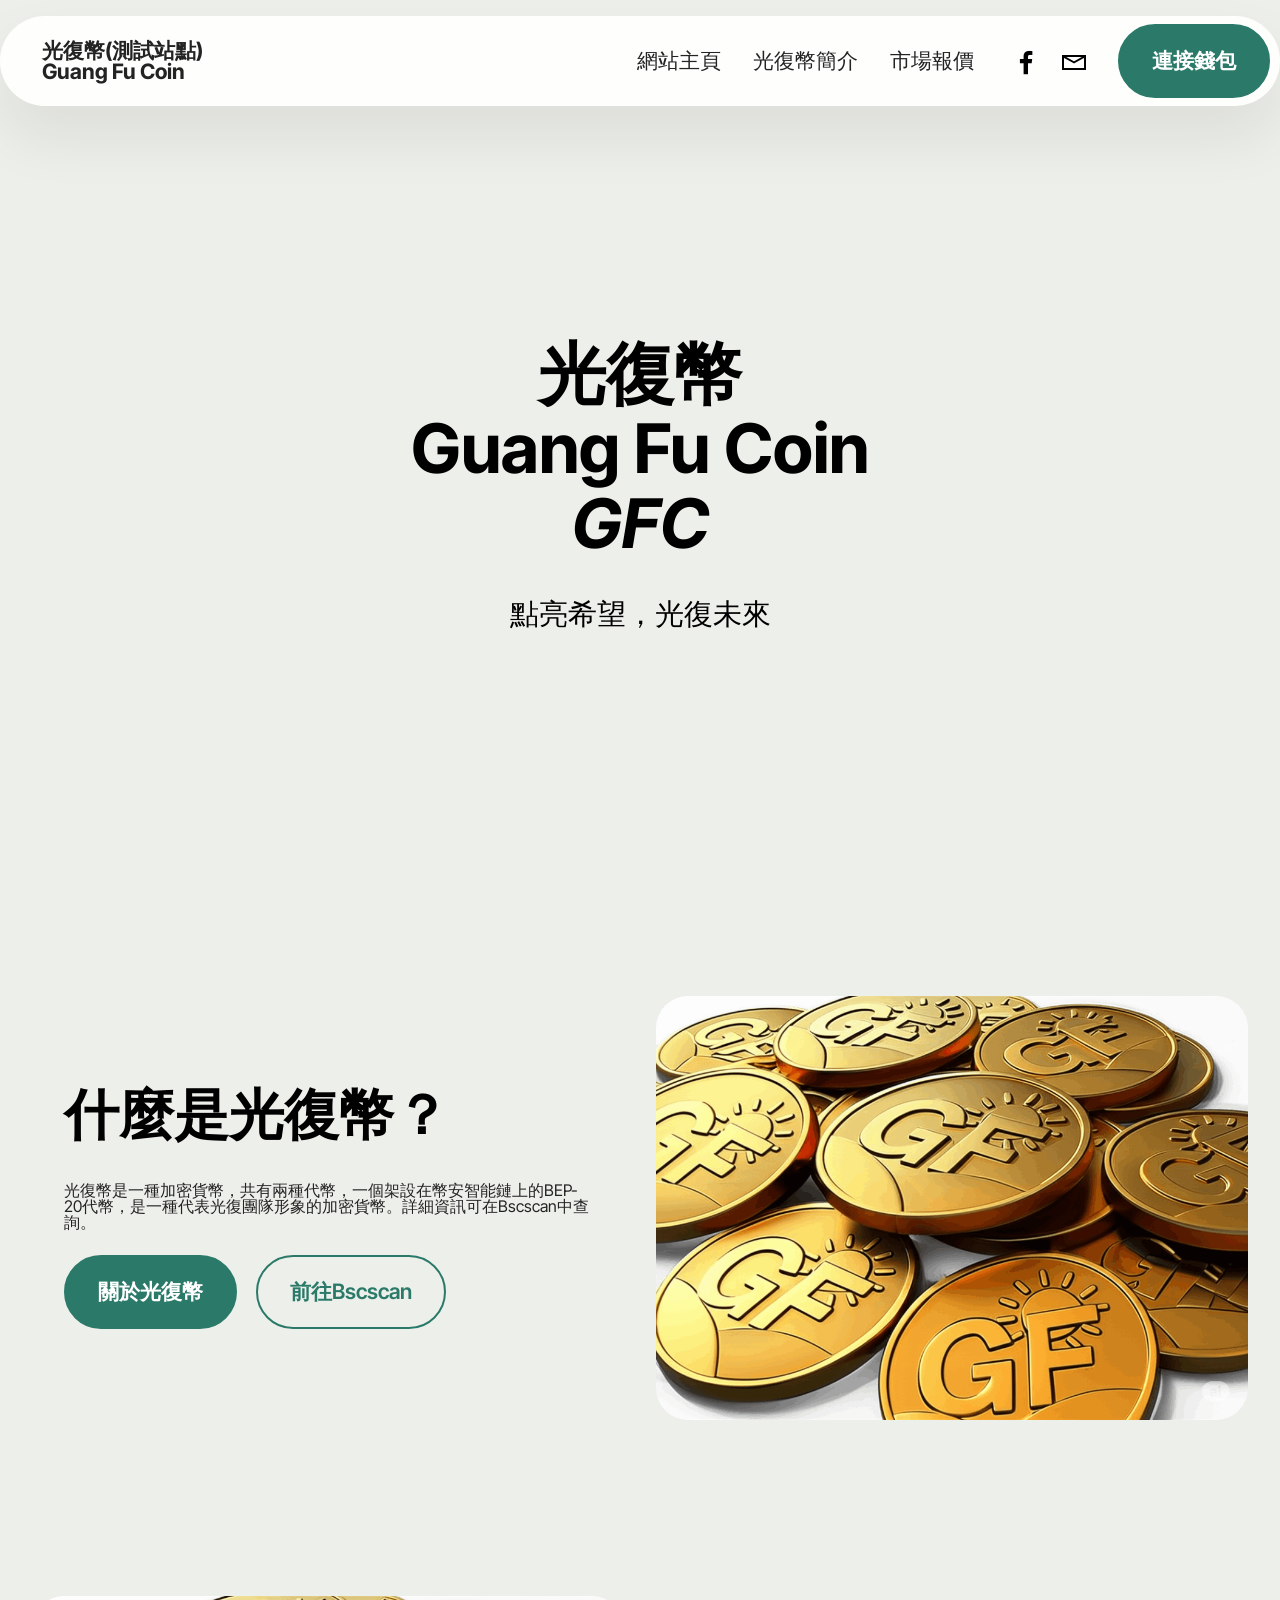
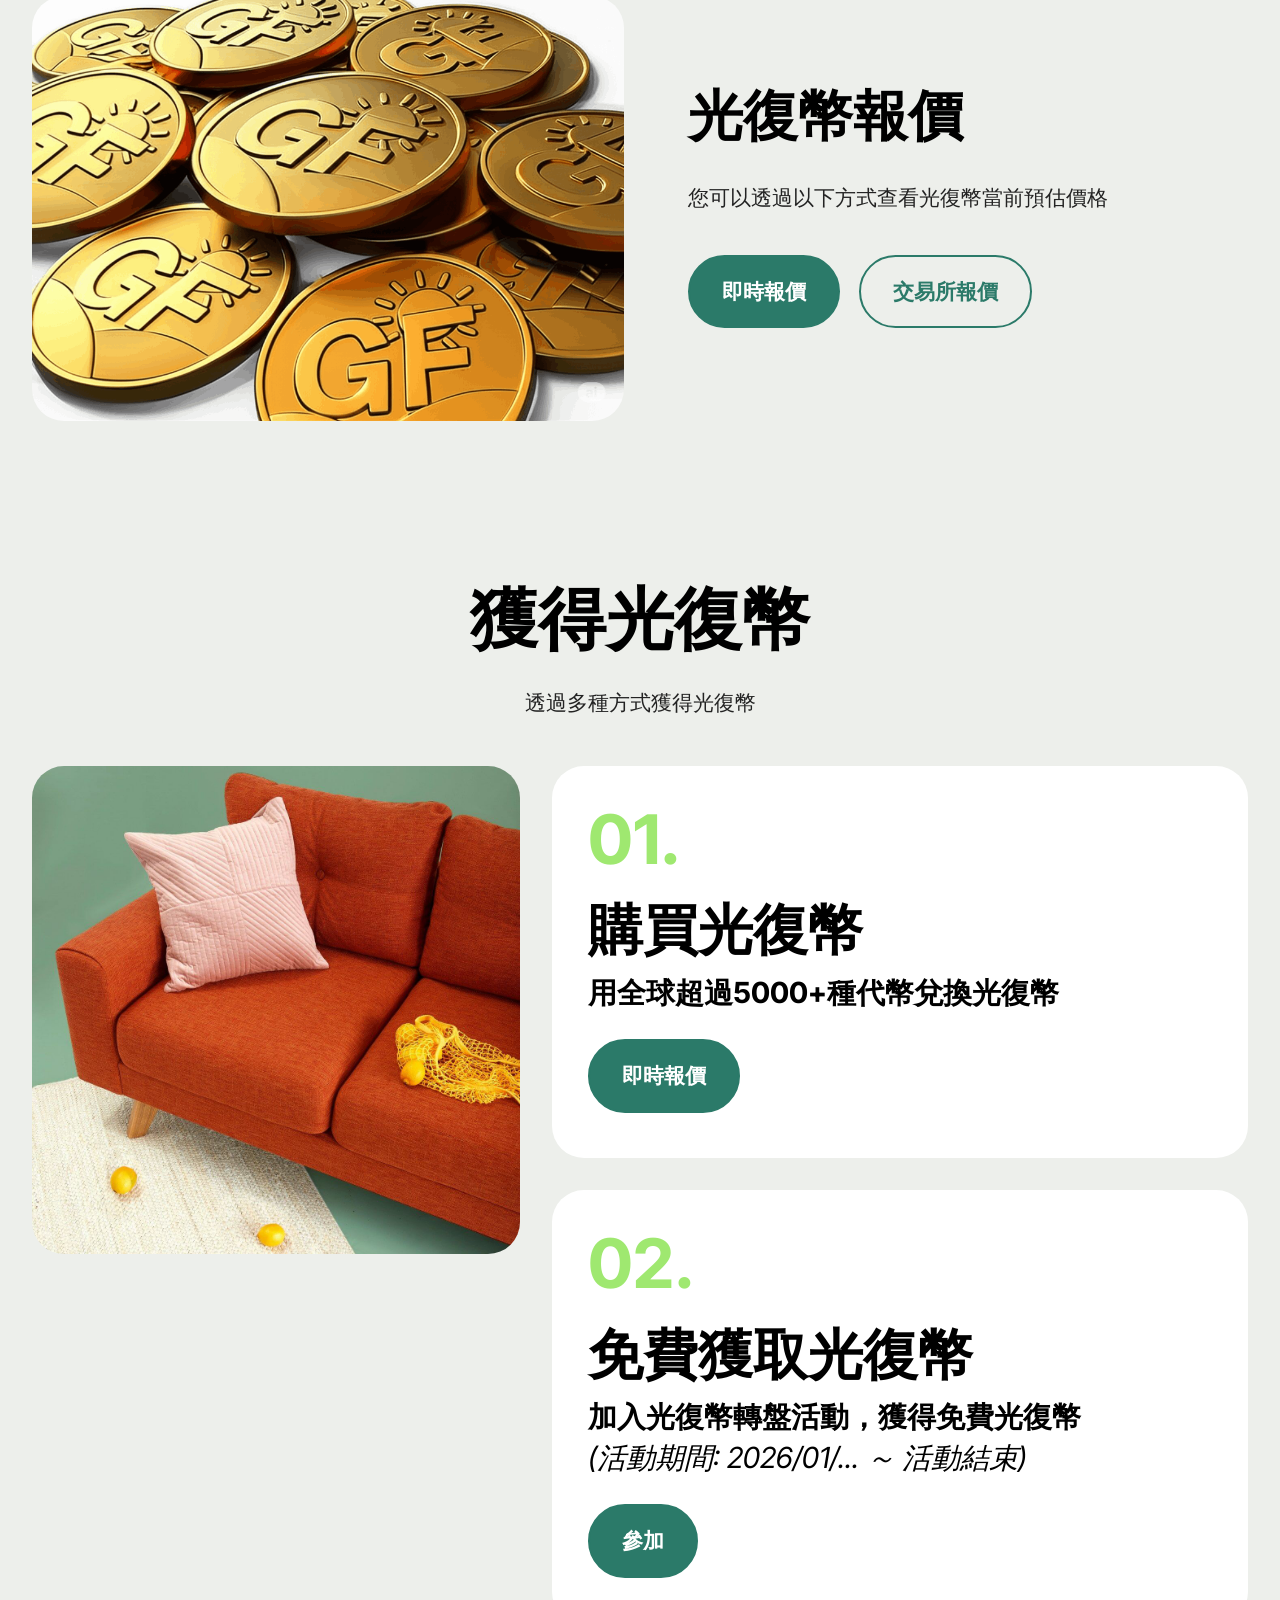
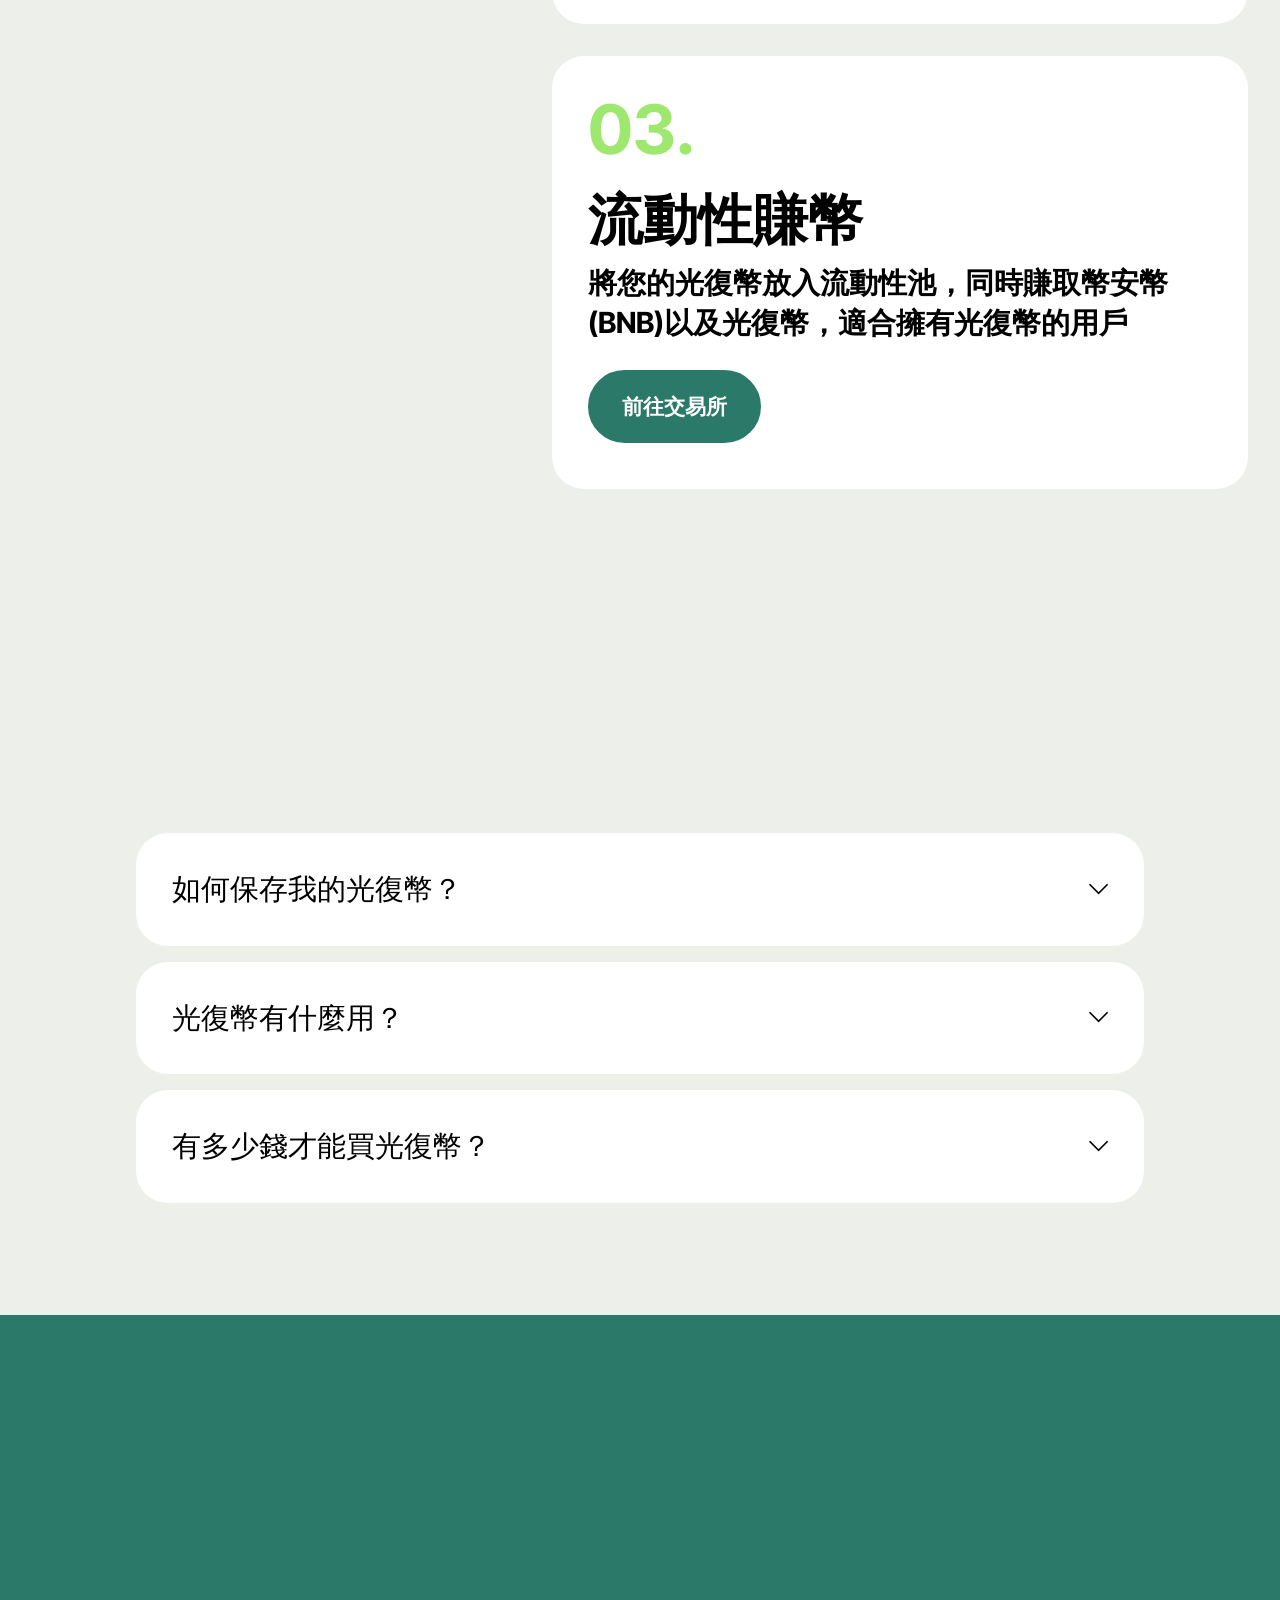
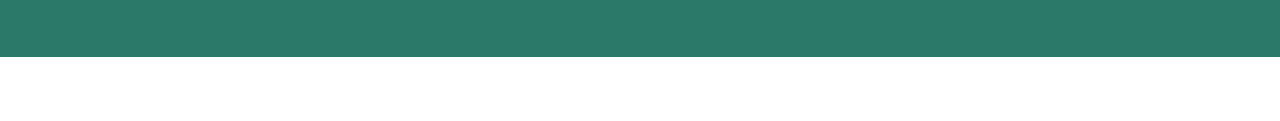
<file: index.html>
<html class="desktop mbr-site-loaded" style=""><head>
  <!-- Site made with Mobirise Website Builder v6.0.5, https://mobirise.com -->
  <meta name="description" content="一種新興、自由度高的加密貨幣，目前還有偉大藍圖。\n A new, highly flexible cryptocurrency with a grand vision.">
  <meta name="keywords" content="加密貨幣, 光復幣, 虛擬貨幣, cryptocurrency, guang fu coin">
  <meta name="author" content="GFC Organization">
  <meta charset="UTF-8">
  <meta http-equiv="X-UA-Compatible" content="IE=edge">
  <meta name="generator" content="Mobirise v6.0.5, mobirise.com">
  <meta name="viewport" content="width=device-width, initial-scale=1, minimum-scale=1">
  <link rel="shortcut icon" href="assets/images/logo.png" type="image/x-icon">
  
  
  <title>Guang Fu Coin 光復幣</title>
  <link rel="stylesheet" href="assets/web/assets/mobirise-icons2/mobirise2.css">
  <link rel="stylesheet" href="assets/bootstrap/css/bootstrap.min.css">
  <link rel="stylesheet" href="assets/bootstrap/css/bootstrap-grid.min.css">
  <link rel="stylesheet" href="assets/bootstrap/css/bootstrap-reboot.min.css">
  <link rel="stylesheet" href="assets/animatecss/animate.css">
  <link rel="stylesheet" href="assets/dropdown/css/style.css">
  <link rel="stylesheet" href="assets/socicon/css/styles.css">
  <link rel="stylesheet" href="assets/theme/css/style.css">
  <link rel="stylesheet" href="https://fonts.googleapis.com/css?family=Inter+Tight:100,200,300,400,500,600,700,800,900,100i,200i,300i,400i,500i,600i,700i,800i,900i&amp;display=swap" as="style" onload="this.onload=null;this.rel='stylesheet'">
  <noscript><link rel="stylesheet" href="https://fonts.googleapis.com/css?family=Inter+Tight:100,200,300,400,500,600,700,800,900,100i,200i,300i,400i,500i,600i,700i,800i,900i&display=swap"></noscript>
  <link rel="preload" as="style" href="assets/mobirise/css/mbr-additional.css?v=2tKjSu"><link rel="stylesheet" href="assets/mobirise/css/mbr-additional.css?v=2tKjSu" type="text/css">

  
  
  
  
	<!-- Open Graph for social sharing -->
    <meta property="og:title" content="光復幣 Guang Fu Coin">
    <meta property="og:description" content="一種新興、自由度高的加密貨幣，目前還有偉大藍圖。">
    <meta property="og:image" content="https://guangfucoin.github.io/images/logo.jpg">
    <meta property="og:url" content="https://guangfucoin.github.io">
	
</head>
<body style="z-index: 0"><section id="top-1" style="display: none;"><a href="https://mobirise.com/builder/ai-website-generator.html" class="animate__animated animate__delay-1s animate__fadeIn">Best AI Website Generator</a> Mobirise v6.0.5 <a href="https://mobirise.com/how-to/small-business.html" class="animate__animated animate__delay-1s animate__fadeIn">How to Create Website for Small Business</a></section>
  
  <section data-bs-version="5.1" class="menu menu2 cid-tJS6tZXiPa" once="menu" id="menu02-0">
	

	<nav class="navbar navbar-dropdown navbar-fixed-top navbar-expand-lg navbar-short">
		<div class="container">
			<div class="navbar-brand">
				
				<span class="navbar-caption-wrap"><a class="navbar-caption text-black text-primary display-4" href="https://www.guangfucoin.dpdns.org">光復幣(測試站點)<br>Guang Fu Coin</a></span>
			</div>
			<button class="navbar-toggler" type="button" data-toggle="collapse" data-bs-toggle="collapse" data-target="#navbarSupportedContent" data-bs-target="#navbarSupportedContent" aria-controls="navbarNavAltMarkup" aria-expanded="false" aria-label="Toggle navigation">
				<div class="hamburger">
					<span></span>
					<span></span>
					<span></span>
					<span></span>
				</div>
			</button>
			<div class="collapse navbar-collapse" id="navbarSupportedContent">
				<ul class="navbar-nav nav-dropdown" data-app-modern-menu="true"><li class="nav-item">
						<a class="nav-link link text-black text-primary display-4" href="https://www.guangfucoin.dpdns.org">網站主頁</a>
					</li><li class="nav-item"><a class="nav-link link text-black text-primary display-4" href="https://www.guangfucoin.dpdns.org/about">光復幣簡介</a></li><li class="nav-item"><a class="nav-link link text-black text-primary display-4" href="https://apespace.io/bsc/0x7bbb67902fd57d855d1a81b16cafc5181b6724a3" target="_blank">市場報價</a></li></ul>
				<div class="icons-menu">
					<a class="iconfont-wrapper" href="https://www.facebook.com/people/Guang-Fu-Coin/61576558019347/#" target="_blank">
						<span class="p-2 mbr-iconfont socicon-facebook socicon"></span>
					</a>
					<a class="iconfont-wrapper" href="mailto:gfhsclass@gmail.com">
						<span class="p-2 mbr-iconfont mobi-mbri-letter mobi-mbri"></span>
					</a>
					
					
				</div>
				<div class="navbar-buttons mbr-section-btn"><a class="btn btn-primary display-4" href="https://guangfucoin.dpdns.org/mywallet">連接錢包</a></div>
			</div>
		</div>
	</nav>
</section>

<section data-bs-version="5.1" class="header5 cid-tJS6uM4N87 mbr-fullscreen" id="header05-1">
	

	
	
	
	<div class="align-center container-fluid">
		<div class="row justify-content-center">
			<div class="col-md-12 col-lg-9">
				<h1 class="mbr-section-title mbr-fonts-style mb-4 display-1 animate__animated animate__delay-1s animate__fadeIn"><strong><br></strong><br><strong>光復幣</strong><br><strong>Guang Fu Coin</strong><br><em style="" class="animate__animated animate__delay-1s animate__fadeIn"><strong>GFC</strong></em></h1>
				<p class="mbr-text mbr-fonts-style mb-4 display-5 animate__animated animate__delay-1s animate__fadeIn">點亮希望，光復未來<br></p>
				
			</div>
		</div>
		<div class="row mt-5 justify-content-center">
			
		</div>
	</div>
</section>

<section data-bs-version="5.1" class="header1 cid-uMdp13I5J5" id="header01-4d">
	

	
	

	<div class="container-fluid">
		<div class="row justify-content-center">
			<div class="col-12 col-md-12 col-lg-6 image-wrapper">
				<img class="w-100 animate__animated animate__delay-1s animate__fadeIn" src="assets/images/gemini-generated-image-tygjmxtygjmxtygj-975x699.png" alt="Mobirise Website Builder">
			</div>
			<div class="col-12 col-lg col-md-12">
				<div class="text-wrapper align-left">
					<h1 class="mbr-section-title mbr-fonts-style mb-4 display-2 animate__animated animate__delay-1s animate__fadeIn"><strong>什麼是光復幣？</strong></h1>
					<p class="mbr-text mbr-fonts-style mb-4 display-7 animate__animated animate__delay-1s animate__fadeIn"></p><p class="animate__animated animate__delay-1s animate__fadeIn">
						光復幣是一種加密貨幣，共有兩種代幣，一個架設在幣安智能鏈上的BEP-20代幣，是一種代表光復團隊形象的加密貨幣。詳細資訊可在Bscscan中查詢。</p><p class="animate__animated animate__delay-1s animate__fadeIn"></p>
					<div class="mbr-section-btn mt-3"><a class="btn btn-primary display-7 animate__animated animate__delay-1s animate__fadeIn" href="https://guangfucoin.dpdns.org/about" target="_blank">關於光復幣</a> <a class="btn btn-primary-outline display-7 animate__animated animate__delay-1s animate__fadeIn" href="https://bscscan.com/token/0x7bbB67902Fd57d855D1a81b16CAFc5181B6724a3" target="_blank">前往Bscscan</a></div>
				</div>
			</div>
		</div>
	</div>
</section>

<section data-bs-version="5.1" class="header1 cid-v7kVrz3Jo9" id="header01-5s">
	

	
	

	<div class="container-fluid">
		<div class="row justify-content-center">
			<div class="col-12 col-md-12 col-lg-6 image-wrapper">
				<img class="w-100 animate__animated animate__delay-1s animate__fadeIn" src="assets/images/gemini-generated-image-tygjmxtygjmxtygj-975x699.png" alt="Mobirise Website Builder">
			</div>
			<div class="col-12 col-lg col-md-12">
				<div class="text-wrapper align-left">
					<h1 class="mbr-section-title mbr-fonts-style mb-4 display-2 animate__animated animate__delay-1s animate__fadeIn"><strong>光復幣報價</strong></h1>
					<p class="mbr-text mbr-fonts-style mb-4 display-7 animate__animated animate__delay-1s animate__fadeIn">您可以透過以下方式查看光復幣當前預估價格</p><p class="animate__animated animate__delay-1s animate__fadeIn"></p><p class="animate__animated animate__delay-1s animate__fadeIn"></p>
					<div class="mbr-section-btn mt-3"><a class="btn btn-primary display-7 animate__animated animate__delay-1s animate__fadeIn" href="https://charts.guangfucoin.dpdns.org" target="_blank">即時報價</a> <a class="btn btn-primary-outline display-7 animate__animated animate__delay-1s animate__fadeIn" href="https://coinmarketcap.com/dexscan/zh-tw/arbitrum/0x545cf2ecc64a4f070118960c3686d0e519005d9a/" target="_blank">交易所報價</a></div>
				</div>
			</div>
		</div>
	</div>
</section>

<section data-bs-version="5.1" class="features028 cid-v7iBBcdFzB" id="features028-5j">
	

	
	
	<div class="container">
		<div class="row justify-content-center">
			<div class="col-md-12 content-head mb-5">
				<h1 class="mbr-section-title mbr-fonts-style mb-0 display-1 animate__animated animate__delay-1s animate__fadeIn"><strong>獲得光復幣</strong></h1>
				<p class="mbr-text mbr-fonts-style mt-4 mb-0 display-7 animate__animated animate__delay-1s animate__fadeIn">透過多種方式獲得光復幣</p>
			</div>
		</div>


		<div class="row justify-content-center  blockContent">

			<div class="col-12 col-lg">


				<div class="item features-without-image col-12 col-md-12 col-lg-12 active animate__animated animate__delay-1s animate__fadeIn">
					<div class="item-wrapper">
						<div class="item-content">
							<h5 class="mbr-card-title mbr-fonts-style mt-0 mb-3 mbr-number display-1"><strong>01.</strong></h5>
							<h4 class="card-title mbr-fonts-style display-2"><strong>購買光復幣</strong></h4>
							<p class="card-text mbr-fonts-style mt-0 mb-0 display-5"><strong>用全球超過5000+種代幣兌換光復幣</strong></p>
							<div class="mbr-section-btn item-footer mt-3"><a href="" class="btn item-btn btn-primary display-7">即時報價</a></div>
						</div>

					</div>
				</div><div class="item features-without-image col-12 col-md-12 col-lg-12 animate__animated animate__delay-1s animate__fadeIn">
					<div class="item-wrapper">
						<div class="item-content">
							<h5 class="mbr-card-title mbr-fonts-style mt-0 mb-3 mbr-number display-1"><strong>02.</strong></h5>
							<h4 class="card-title mbr-fonts-style display-2"><strong>免費獲取光復幣</strong></h4>
							<p class="card-text mbr-fonts-style mt-0 mb-0 display-5"><strong>加入光復幣轉盤活動，獲得免費光復幣</strong><br><em>(活動期間: 2026/01/...&nbsp;～ 活動結束)</em></p>
							<div class="mbr-section-btn item-footer mt-3"><a href="https://guangfucoin.dpdns.org/join" class="btn item-btn btn-primary display-7">參加</a></div>
						</div>

					</div>
				</div><div class="item features-without-image col-12 col-md-12 col-lg-12 animate__animated animate__delay-1s animate__fadeIn">
					<div class="item-wrapper">
						<div class="item-content">
							<h5 class="mbr-card-title mbr-fonts-style mt-0 mb-3 mbr-number display-1"><strong>03.</strong></h5>
							<h4 class="card-title mbr-fonts-style display-2"><strong>流動性賺幣</strong></h4>
							<p class="card-text mbr-fonts-style mt-0 mb-0 display-5"><strong>將您的光復幣放入流動性池，同時賺取幣安幣(BNB)以及光復幣，適合擁有光復幣的用戶</strong><br></p>
							<div class="mbr-section-btn item-footer mt-3"><a href="https://guangfucoin.dpdns.org/none-page.html" class="btn item-btn btn-primary display-7">前往交易所</a></div>
						</div>

					</div>
				</div>
				
				
			</div>
			<div class="col-12 col-lg-5">
				<div class="image-wrapper">
					<img class="w-100 animate__animated animate__delay-1s animate__fadeIn" src="assets/images/gallery01.jpg" alt="Mobirise Website Builder">
				</div>
			</div>
		</div>
	</div>
</section>

<section data-bs-version="5.1" class="list1 cid-v7kD3ggISK" id="list01-5r">	
    
	
	<div class="container">
		<div class="row justify-content-center">
			<div class="col-12 col-md-12 col-lg-10 m-auto">
				<div class="content">
					<div class="row justify-content-center mb-5">
						<div class="col-12 content-head">
							<div class="mbr-section-head">
								<h4 class="mbr-section-title mbr-fonts-style align-center mb-0 display-2 hidden animate__animated animate__delay-1s"><strong>遇到問題？</strong></h4>
								
							</div>
						</div>
					</div>
					<div id="bootstrap-accordion_13" class="panel-group accordionStyles accordion" role="tablist" aria-multiselectable="true">
						<div class="card">
							<div class="card-header" role="tab" id="headingOne">
								<a role="button" class="panel-title collapsed" data-toggle="collapse" data-bs-toggle="collapse" data-core="" href="#collapse1_13" aria-expanded="false" aria-controls="collapse1">
									<h6 class="panel-title-edit mbr-semibold mbr-fonts-style mb-0 display-5">如何保存我的光復幣？</h6>
									<span class="sign mbr-iconfont mobi-mbri-arrow-down"></span>
								</a>
							</div>
							<div id="collapse1_13" class="panel-collapse noScroll collapse" role="tabpanel" aria-labelledby="headingOne" data-parent="#accordion" data-bs-parent="#bootstrap-accordion_13">
								<div class="panel-body">
									<p class="mbr-fonts-style panel-text display-7">保存加密貨幣通常會透過加密貨幣錢包，支援光復幣的錢包有許多種，常見的有Trust Wallet和Metamask，兩者皆能保存光復幣，您可以照您的需求挑選。</p>
								</div>
							</div>
						</div>
						<div class="card">
							<div class="card-header" role="tab" id="headingOne">
								<a role="button" class="panel-title collapsed" data-toggle="collapse" data-bs-toggle="collapse" data-core="" href="#collapse2_13" aria-expanded="false" aria-controls="collapse2">
									<h6 class="panel-title-edit mbr-semibold mbr-fonts-style mb-0 display-5">
										光復幣有什麼用？</h6>
									<span class="sign mbr-iconfont mobi-mbri-arrow-down"></span>
								</a>
							</div>
							<div id="collapse2_13" class="panel-collapse noScroll collapse" role="tabpanel" aria-labelledby="headingOne" data-parent="#accordion" data-bs-parent="#bootstrap-accordion_13">
								<div class="panel-body">
									<p class="mbr-fonts-style panel-text display-7">光復幣是一款本質上類似於迷因幣的代幣，能進行普遍bsc代幣的所有基本操作，例如交易、轉帳、收款、保存等。光復幣也是代表整個光復團隊的貨幣，未來將推出各種空投、活動等。預計在2026年7月將光復幣由目前的bsc鏈移至自製鏈，將會發行更多的功能。</p>
								</div>
							</div>
						</div>
						<div class="card">
							<div class="card-header" role="tab" id="headingOne">
								<a role="button" class="panel-title collapsed" data-toggle="collapse" data-bs-toggle="collapse" data-core="" href="#collapse3_13" aria-expanded="false" aria-controls="collapse3">
									<h6 class="panel-title-edit mbr-semibold mbr-fonts-style mb-0 display-5">有多少錢才能買光復幣？</h6>
									<span class="sign mbr-iconfont mobi-mbri-arrow-down"></span>
								</a>
							</div>
							<div id="collapse3_13" class="panel-collapse noScroll collapse" role="tabpanel" aria-labelledby="headingOne" data-parent="#accordion" data-bs-parent="#bootstrap-accordion_13">
								<div class="panel-body">
									<p class="mbr-fonts-style panel-text display-7">事實上，您甚至只需要不到一分錢就能購買光復幣，只需要一點錢變能加入光復幣。</p>
								</div>
							</div>
						</div>
						
						
						
					</div>
				</div>
			</div>
		</div>
	</div>
</section>

<section data-bs-version="5.1" class="footer1 programm5 cid-tJS9NNcTLZ" once="footers" id="footer03-8">

        

    

    <div class="container">
        <div class="row">

            

            <div class="col-12">
                <div class="social-row">
                    <div class="soc-item">
                        <a href="https://www.facebook.com/people/Guang-Fu-Coin/61576558019347/#" target="_blank" class="hidden animate__animated animate__delay-1s">
                            <span class="mbr-iconfont display-7 socicon-facebook socicon"></span>
                        </a>
                    </div>
                    <div class="soc-item">
                        <a href="https://www.youtube.com/@GuangFuCoin" target="_blank" class="hidden animate__animated animate__delay-1s">
                            <span class="mbr-iconfont socicon-youtube socicon"></span>
                        </a>
                    </div>
                    
                    
                    
                </div>
            </div>
            <div class="col-12 mt-5">
                <p class="mbr-fonts-style copyright display-7 hidden animate__animated animate__delay-1s">
                    © Copyright 2025 Guang Fu Company - All Rights Reserved
                </p>
            </div>
        </div>
    </div>
</section><section class="display-7" style="padding: 0;align-items: center;justify-content: center;flex-wrap: wrap;    align-content: center;display: flex;position: relative;height: 4rem;"><a href="https://mobiri.se/" style="flex: 1 1;height: 4rem;position: absolute;width: 100%;z-index: 1;" class="hidden animate__animated animate__delay-1s"><img alt="" style="height: 4rem;" src="[data-uri]"></a><p style="margin: 0;text-align: center;" class="display-7 hidden animate__animated animate__delay-1s">&zwnj;</p><a style="z-index:1" href="https://mobirise.com/builder/ai-website-generator.html" class="hidden animate__animated animate__delay-1s">AI Website Generator</a></section><script src="assets/bootstrap/js/bootstrap.bundle.min.js"></script>  <script src="assets/smoothscroll/smooth-scroll.js"></script>  <script src="assets/ytplayer/index.js"></script>  <script src="assets/dropdown/js/navbar-dropdown.js"></script>  <script src="assets/mbr-switch-arrow/mbr-switch-arrow.js"></script>  <script src="assets/theme/js/script.js"></script>  
  
  
  
  <script defer="" src="https://static.cloudflareinsights.com/beacon.min.js/vcd15cbe7772f49c399c6a5babf22c1241717689176015" integrity="sha512-ZpsOmlRQV6y907TI0dKBHq9Md29nnaEIPlkf84rnaERnq6zvWvPUqr2ft8M1aS28oN72PdrCzSjY4U6VaAw1EQ==" data-cf-beacon="{&quot;rayId&quot;:&quot;9cac0fb78f0f7a47&quot;,&quot;version&quot;:&quot;2025.9.1&quot;,&quot;r&quot;:1,&quot;token&quot;:&quot;d249090459784f7c9ded6605d7370f20&quot;,&quot;serverTiming&quot;:{&quot;name&quot;:{&quot;cfExtPri&quot;:true,&quot;cfEdge&quot;:true,&quot;cfOrigin&quot;:true,&quot;cfL4&quot;:true,&quot;cfSpeedBrain&quot;:true,&quot;cfCacheStatus&quot;:true}}}" crossorigin="anonymous"></script>

</body></html>
</file>
<file: assets/web/assets/mobirise-icons2/mobirise2.css>
@font-face {
  font-family: 'Moririse2';
  font-display: swap;
  src:  url('mobirise2.eot?f2bix4');
  src:  url('mobirise2.eot?f2bix4#iefix') format('embedded-opentype'),
    url('mobirise2.ttf?f2bix4') format('truetype'),
    url('mobirise2.woff?f2bix4') format('woff'),
    url('mobirise2.svg?f2bix4#mobirise2') format('svg');
  font-weight: normal;
  font-style: normal;
}

[class^="mobi-"], [class*=" mobi-"] {
  /* use !important to prevent issues with browser extensions that change fonts */
  font-family: 'Moririse2' !important;
  speak: none;
  font-style: normal;
  font-weight: normal;
  font-variant: normal;
  text-transform: none;
  line-height: 1;

  /* Better Font Rendering =========== */
  -webkit-font-smoothing: antialiased;
  -moz-osx-font-smoothing: grayscale;
}

.mobi-mbri-add-submenu:before {
  content: "\e900";
}
.mobi-mbri-alert:before {
  content: "\e901";
}
.mobi-mbri-align-center:before {
  content: "\e902";
}
.mobi-mbri-align-justify:before {
  content: "\e903";
}
.mobi-mbri-align-left:before {
  content: "\e904";
}
.mobi-mbri-align-right:before {
  content: "\e905";
}
.mobi-mbri-android:before {
  content: "\e906";
}
.mobi-mbri-apple:before {
  content: "\e907";
}
.mobi-mbri-arrow-down:before {
  content: "\e908";
}
.mobi-mbri-arrow-next:before {
  content: "\e909";
}
.mobi-mbri-arrow-prev:before {
  content: "\e90a";
}
.mobi-mbri-arrow-up:before {
  content: "\e90b";
}
.mobi-mbri-bold:before {
  content: "\e90c";
}
.mobi-mbri-bookmark:before {
  content: "\e90d";
}
.mobi-mbri-bootstrap:before {
  content: "\e90e";
}
.mobi-mbri-briefcase:before {
  content: "\e90f";
}
.mobi-mbri-browse:before {
  content: "\e910";
}
.mobi-mbri-bulleted-list:before {
  content: "\e911";
}
.mobi-mbri-calendar:before {
  content: "\e912";
}
.mobi-mbri-camera:before {
  content: "\e913";
}
.mobi-mbri-cart-add:before {
  content: "\e914";
}
.mobi-mbri-cart-full:before {
  content: "\e915";
}
.mobi-mbri-cash:before {
  content: "\e916";
}
.mobi-mbri-change-style:before {
  content: "\e917";
}
.mobi-mbri-chat:before {
  content: "\e918";
}
.mobi-mbri-clock:before {
  content: "\e919";
}
.mobi-mbri-close:before {
  content: "\e91a";
}
.mobi-mbri-cloud:before {
  content: "\e91b";
}
.mobi-mbri-code:before {
  content: "\e91c";
}
.mobi-mbri-contact-form:before {
  content: "\e91d";
}
.mobi-mbri-credit-card:before {
  content: "\e91e";
}
.mobi-mbri-cursor-click:before {
  content: "\e91f";
}
.mobi-mbri-cust-feedback:before {
  content: "\e920";
}
.mobi-mbri-database:before {
  content: "\e921";
}
.mobi-mbri-delivery:before {
  content: "\e922";
}
.mobi-mbri-desktop:before {
  content: "\e923";
}
.mobi-mbri-devices:before {
  content: "\e924";
}
.mobi-mbri-down:before {
  content: "\e925";
}
.mobi-mbri-download-2:before {
  content: "\e926";
}
.mobi-mbri-download:before {
  content: "\e927";
}
.mobi-mbri-drag-n-drop-2:before {
  content: "\e928";
}
.mobi-mbri-drag-n-drop:before {
  content: "\e929";
}
.mobi-mbri-edit-2:before {
  content: "\e92a";
}
.mobi-mbri-edit:before {
  content: "\e92b";
}
.mobi-mbri-error:before {
  content: "\e92c";
}
.mobi-mbri-extension:before {
  content: "\e92d";
}
.mobi-mbri-features:before {
  content: "\e92e";
}
.mobi-mbri-file:before {
  content: "\e92f";
}
.mobi-mbri-flag:before {
  content: "\e930";
}
.mobi-mbri-folder:before {
  content: "\e931";
}
.mobi-mbri-gift:before {
  content: "\e932";
}
.mobi-mbri-github:before {
  content: "\e933";
}
.mobi-mbri-globe-2:before {
  content: "\e934";
}
.mobi-mbri-globe:before {
  content: "\e935";
}
.mobi-mbri-growing-chart:before {
  content: "\e936";
}
.mobi-mbri-hearth:before {
  content: "\e937";
}
.mobi-mbri-help:before {
  content: "\e938";
}
.mobi-mbri-home:before {
  content: "\e939";
}
.mobi-mbri-hot-cup:before {
  content: "\e93a";
}
.mobi-mbri-idea:before {
  content: "\e93b";
}
.mobi-mbri-image-gallery:before {
  content: "\e93c";
}
.mobi-mbri-image-slider:before {
  content: "\e93d";
}
.mobi-mbri-info:before {
  content: "\e93e";
}
.mobi-mbri-italic:before {
  content: "\e93f";
}
.mobi-mbri-key:before {
  content: "\e940";
}
.mobi-mbri-laptop:before {
  content: "\e941";
}
.mobi-mbri-layers:before {
  content: "\e942";
}
.mobi-mbri-left-right:before {
  content: "\e943";
}
.mobi-mbri-left:before {
  content: "\e944";
}
.mobi-mbri-letter:before {
  content: "\e945";
}
.mobi-mbri-like:before {
  content: "\e946";
}
.mobi-mbri-link:before {
  content: "\e947";
}
.mobi-mbri-lock:before {
  content: "\e948";
}
.mobi-mbri-login:before {
  content: "\e949";
}
.mobi-mbri-logout:before {
  content: "\e94a";
}
.mobi-mbri-magic-stick:before {
  content: "\e94b";
}
.mobi-mbri-map-pin:before {
  content: "\e94c";
}
.mobi-mbri-menu:before {
  content: "\e94d";
}
.mobi-mbri-mobile-2:before {
  content: "\e94e";
}
.mobi-mbri-mobile-horizontal:before {
  content: "\e94f";
}
.mobi-mbri-mobile:before {
  content: "\e950";
}
.mobi-mbri-mobirise:before {
  content: "\e951";
}
.mobi-mbri-more-horizontal:before {
  content: "\e952";
}
.mobi-mbri-more-vertical:before {
  content: "\e953";
}
.mobi-mbri-music:before {
  content: "\e954";
}
.mobi-mbri-new-file:before {
  content: "\e955";
}
.mobi-mbri-numbered-list:before {
  content: "\e956";
}
.mobi-mbri-opened-folder:before {
  content: "\e957";
}
.mobi-mbri-pages:before {
  content: "\e958";
}
.mobi-mbri-paper-plane:before {
  content: "\e959";
}
.mobi-mbri-paperclip:before {
  content: "\e95a";
}
.mobi-mbri-phone:before {
  content: "\e95b";
}
.mobi-mbri-photo:before {
  content: "\e95c";
}
.mobi-mbri-photos:before {
  content: "\e95d";
}
.mobi-mbri-pin:before {
  content: "\e95e";
}
.mobi-mbri-play:before {
  content: "\e95f";
}
.mobi-mbri-plus:before {
  content: "\e960";
}
.mobi-mbri-preview:before {
  content: "\e961";
}
.mobi-mbri-print:before {
  content: "\e962";
}
.mobi-mbri-protect:before {
  content: "\e963";
}
.mobi-mbri-question:before {
  content: "\e964";
}
.mobi-mbri-quote-left:before {
  content: "\e965";
}
.mobi-mbri-quote-right:before {
  content: "\e966";
}
.mobi-mbri-redo:before {
  content: "\e967";
}
.mobi-mbri-refresh:before {
  content: "\e968";
}
.mobi-mbri-responsive-2:before {
  content: "\e969";
}
.mobi-mbri-responsive:before {
  content: "\e96a";
}
.mobi-mbri-right:before {
  content: "\e96b";
}
.mobi-mbri-rocket:before {
  content: "\e96c";
}
.mobi-mbri-sad-face:before {
  content: "\e96d";
}
.mobi-mbri-sale:before {
  content: "\e96e";
}
.mobi-mbri-save:before {
  content: "\e96f";
}
.mobi-mbri-search:before {
  content: "\e970";
}
.mobi-mbri-setting-2:before {
  content: "\e971";
}
.mobi-mbri-setting-3:before {
  content: "\e972";
}
.mobi-mbri-setting:before {
  content: "\e973";
}
.mobi-mbri-share:before {
  content: "\e974";
}
.mobi-mbri-shopping-bag:before {
  content: "\e975";
}
.mobi-mbri-shopping-basket:before {
  content: "\e976";
}
.mobi-mbri-shopping-cart:before {
  content: "\e977";
}
.mobi-mbri-sites:before {
  content: "\e978";
}
.mobi-mbri-smile-face:before {
  content: "\e979";
}
.mobi-mbri-speed:before {
  content: "\e97a";
}
.mobi-mbri-star:before {
  content: "\e97b";
}
.mobi-mbri-success:before {
  content: "\e97c";
}
.mobi-mbri-sun:before {
  content: "\e97d";
}
.mobi-mbri-sun2:before {
  content: "\e97e";
}
.mobi-mbri-tablet-vertical:before {
  content: "\e97f";
}
.mobi-mbri-tablet:before {
  content: "\e980";
}
.mobi-mbri-target:before {
  content: "\e981";
}
.mobi-mbri-timer:before {
  content: "\e982";
}
.mobi-mbri-to-ftp:before {
  content: "\e983";
}
.mobi-mbri-to-local-drive:before {
  content: "\e984";
}
.mobi-mbri-touch-swipe:before {
  content: "\e985";
}
.mobi-mbri-touch:before {
  content: "\e986";
}
.mobi-mbri-trash:before {
  content: "\e987";
}
.mobi-mbri-underline:before {
  content: "\e988";
}
.mobi-mbri-undo:before {
  content: "\e989";
}
.mobi-mbri-unlink:before {
  content: "\e98a";
}
.mobi-mbri-unlock:before {
  content: "\e98b";
}
.mobi-mbri-up-down:before {
  content: "\e98c";
}
.mobi-mbri-up:before {
  content: "\e98d";
}
.mobi-mbri-update:before {
  content: "\e98e";
}
.mobi-mbri-upload-2:before {
  content: "\e98f";
}
.mobi-mbri-upload:before {
  content: "\e990";
}
.mobi-mbri-user-2:before {
  content: "\e991";
}
.mobi-mbri-user:before {
  content: "\e992";
}
.mobi-mbri-users:before {
  content: "\e993";
}
.mobi-mbri-video-play:before {
  content: "\e994";
}
.mobi-mbri-video:before {
  content: "\e995";
}
.mobi-mbri-watch:before {
  content: "\e996";
}
.mobi-mbri-website-theme-2:before {
  content: "\e997";
}
.mobi-mbri-website-theme:before {
  content: "\e998";
}
.mobi-mbri-wifi:before {
  content: "\e999";
}
.mobi-mbri-windows:before {
  content: "\e99a";
}
.mobi-mbri-zoom-in:before {
  content: "\e99b";
}
.mobi-mbri-zoom-out:before {
  content: "\e99c";
}
</file>
<file: assets/dropdown/css/style.css>
.navbar-dropdown {
  left: 0;
  padding: 0;
  position: absolute;
  right: 0;
  top: 0;
  transition: all 0.45s ease;
  z-index: 1030;
  background: #282828; }
  .navbar-dropdown .navbar-logo {
    margin-right: 0.8rem;
    transition: margin 0.3s ease-in-out;
    vertical-align: middle; }
    .navbar-dropdown .navbar-logo img {
      height: 3.125rem;
      transition: all 0.3s ease-in-out; }
    .navbar-dropdown .navbar-logo.mbr-iconfont {
      font-size: 3.125rem;
      line-height: 3.125rem; }
  .navbar-dropdown .navbar-caption {
    font-weight: 700;
    white-space: normal;
    vertical-align: -4px;
    line-height: 3.125rem !important; }
    .navbar-dropdown .navbar-caption, .navbar-dropdown .navbar-caption:hover {
      color: inherit;
      text-decoration: none; }
  .navbar-dropdown .mbr-iconfont + .navbar-caption {
    vertical-align: -1px; }
  .navbar-dropdown.navbar-fixed-top {
    position: fixed; }
  .navbar-dropdown .navbar-brand span {
    vertical-align: -4px; }
  .navbar-dropdown.bg-color.transparent {
    background: none; }
  .navbar-dropdown.navbar-short .navbar-brand {
    padding: 0.625rem 0; }
    .navbar-dropdown.navbar-short .navbar-brand span {
      vertical-align: -1px; }
  .navbar-dropdown.navbar-short .navbar-caption {
    line-height: 2.375rem !important;
    vertical-align: -2px; }
  .navbar-dropdown.navbar-short .navbar-logo {
    margin-right: 0.5rem; }
    .navbar-dropdown.navbar-short .navbar-logo img {
      height: 2.375rem; }
    .navbar-dropdown.navbar-short .navbar-logo.mbr-iconfont {
      font-size: 2.375rem;
      line-height: 2.375rem; }
  .navbar-dropdown.navbar-short .mbr-table-cell {
    height: 3.625rem; }
  .navbar-dropdown .navbar-close {
    left: 0.6875rem;
    position: fixed;
    top: 0.75rem;
    z-index: 1000; }
  .navbar-dropdown .hamburger-icon {
    content: "";
    display: inline-block;
    vertical-align: middle;
    width: 16px;
    -webkit-box-shadow: 0 -6px 0 1px #282828,0 0 0 1px #282828,0 6px 0 1px #282828;
    -moz-box-shadow: 0 -6px 0 1px #282828,0 0 0 1px #282828,0 6px 0 1px #282828;
    box-shadow: 0 -6px 0 1px #282828,0 0 0 1px #282828,0 6px 0 1px #282828; }

.dropdown-menu .dropdown-toggle[data-toggle="dropdown-submenu"]::after {
  border-bottom: 0.35em solid transparent;
  border-left: 0.35em solid;
  border-right: 0;
  border-top: 0.35em solid transparent;
  margin-left: 0.3rem; }

.dropdown-menu .dropdown-item:focus {
  outline: 0; }

.nav-dropdown {
  font-size: 0.75rem;
  font-weight: 500;
  height: auto !important; }
  .nav-dropdown .nav-btn {
    padding-left: 1rem; }
  .nav-dropdown .link {
    margin: .667em 1.667em;
    font-weight: 500;
    padding: 0;
    transition: color .2s ease-in-out; }
    .nav-dropdown .link.dropdown-toggle {
      margin-right: 2.583em; }
      .nav-dropdown .link.dropdown-toggle::after {
        margin-left: .25rem;
        border-top: 0.35em solid;
        border-right: 0.35em solid transparent;
        border-left: 0.35em solid transparent;
        border-bottom: 0; }
      .nav-dropdown .link.dropdown-toggle[aria-expanded="true"] {
        margin: 0;
        padding: 0.667em 3.263em  0.667em 1.667em; }
  .nav-dropdown .link::after,
  .nav-dropdown .dropdown-item::after {
    color: inherit; }
  .nav-dropdown .btn {
    font-size: 0.75rem;
    font-weight: 700;
    letter-spacing: 0;
    margin-bottom: 0;
    padding-left: 1.25rem;
    padding-right: 1.25rem; }
  .nav-dropdown .dropdown-menu {
    border-radius: 0;
    border: 0;
    left: 0;
    margin: 0;
    padding-bottom: 1.25rem;
    padding-top: 1.25rem;
    position: relative; }
  .nav-dropdown .dropdown-submenu {
    margin-left: 0.125rem;
    top: 0; }
  .nav-dropdown .dropdown-item {
    font-weight: 500;
    line-height: 2;
    padding: 0.3846em 4.615em 0.3846em 1.5385em;
    position: relative;
    transition: color .2s ease-in-out, background-color .2s ease-in-out; }
    .nav-dropdown .dropdown-item::after {
      margin-top: -0.3077em;
      position: absolute;
      right: 1.1538em;
      top: 50%; }
    .nav-dropdown .dropdown-item:focus, .nav-dropdown .dropdown-item:hover {
      background: none; }

@media (max-width: 767px) {
  .nav-dropdown.navbar-toggleable-sm {
    bottom: 0;
    display: none;
    left: 0;
    overflow-x: hidden;
    position: fixed;
    top: 0;
    transform: translateX(-100%);
    -ms-transform: translateX(-100%);
    -webkit-transform: translateX(-100%);
    width: 18.75rem;
    z-index: 999; } }
.nav-dropdown.navbar-toggleable-xl {
  bottom: 0;
  display: none;
  left: 0;
  overflow-x: hidden;
  position: fixed;
  top: 0;
  transform: translateX(-100%);
  -ms-transform: translateX(-100%);
  -webkit-transform: translateX(-100%);
  width: 18.75rem;
  z-index: 999; }

.nav-dropdown-sm {
  display: block !important;
  overflow-x: hidden;
  overflow: auto;
  padding-top: 3.875rem; }
  .nav-dropdown-sm::after {
    content: "";
    display: block;
    height: 3rem;
    width: 100%; }
  .nav-dropdown-sm.collapse.in ~ .navbar-close {
    display: block !important; }
  .nav-dropdown-sm.collapsing, .nav-dropdown-sm.collapse.in {
    transform: translateX(0);
    -ms-transform: translateX(0);
    -webkit-transform: translateX(0);
    transition: all 0.25s ease-out;
    -webkit-transition: all 0.25s ease-out;
    background: #282828; }
  .nav-dropdown-sm.collapsing[aria-expanded="false"] {
    transform: translateX(-100%);
    -ms-transform: translateX(-100%);
    -webkit-transform: translateX(-100%); }
  .nav-dropdown-sm .nav-item {
    display: block;
    margin-left: 0 !important;
    padding-left: 0; }
  .nav-dropdown-sm .link,
  .nav-dropdown-sm .dropdown-item {
    border-top: 1px dotted rgba(255, 255, 255, 0.1);
    font-size: 0.8125rem;
    line-height: 1.6;
    margin: 0 !important;
    padding: 0.875rem 2.4rem 0.875rem 1.5625rem !important;
    position: relative;
    white-space: normal; }
    .nav-dropdown-sm .link:focus, .nav-dropdown-sm .link:hover,
    .nav-dropdown-sm .dropdown-item:focus,
    .nav-dropdown-sm .dropdown-item:hover {
      background: rgba(0, 0, 0, 0.2) !important;
      color: #c0a375; }
  .nav-dropdown-sm .nav-btn {
    position: relative;
    padding: 1.5625rem 1.5625rem 0 1.5625rem; }
    .nav-dropdown-sm .nav-btn::before {
      border-top: 1px dotted rgba(255, 255, 255, 0.1);
      content: "";
      left: 0;
      position: absolute;
      top: 0;
      width: 100%; }
    .nav-dropdown-sm .nav-btn + .nav-btn {
      padding-top: 0.625rem; }
      .nav-dropdown-sm .nav-btn + .nav-btn::before {
        display: none; }
  .nav-dropdown-sm .btn {
    padding: 0.625rem 0; }
  .nav-dropdown-sm .dropdown-toggle[data-toggle="dropdown-submenu"]::after {
    margin-left: .25rem;
    border-top: 0.35em solid;
    border-right: 0.35em solid transparent;
    border-left: 0.35em solid transparent;
    border-bottom: 0; }
  .nav-dropdown-sm .dropdown-toggle[data-toggle="dropdown-submenu"][aria-expanded="true"]::after {
    border-top: 0;
    border-right: 0.35em solid transparent;
    border-left: 0.35em solid transparent;
    border-bottom: 0.35em solid; }
  .nav-dropdown-sm .dropdown-menu {
    margin: 0;
    padding: 0;
    position: relative;
    top: 0;
    left: 0;
    width: 100%;
    border: 0;
    float: none;
    border-radius: 0;
    background: none; }
  .nav-dropdown-sm .dropdown-submenu {
    left: 100%;
    margin-left: 0.125rem;
    margin-top: -1.25rem;
    top: 0; }

.navbar-toggleable-sm .nav-dropdown .dropdown-menu {
  position: absolute; }

.navbar-toggleable-sm .nav-dropdown .dropdown-submenu {
  left: 100%;
  margin-left: 0.125rem;
  margin-top: -1.25rem;
  top: 0; }

.navbar-toggleable-sm.opened .nav-dropdown .dropdown-menu {
  position: relative; }

.navbar-toggleable-sm.opened .nav-dropdown .dropdown-submenu {
  left: 0;
  margin-left: 00rem;
  margin-top: 0rem;
  top: 0; }

.is-builder .nav-dropdown.collapsing {
  transition: none !important; }
</file>
<file: assets/socicon/css/styles.css>
@charset "UTF-8";

@font-face {
  font-family: 'Socicon';
  src:  url('../fonts/socicon.eot');
  src:  url('../fonts/socicon.eot?#iefix') format('embedded-opentype'),
    url('../fonts/socicon.woff2') format('woff2'),
    url('../fonts/socicon.ttf') format('truetype'),
    url('../fonts/socicon.woff') format('woff'),
    url('../fonts/socicon.svg#socicon') format('svg');
  font-weight: normal;
  font-style: normal;
  font-display: swap;
}

[data-icon]:before {
  font-family: "socicon" !important;
  content: attr(data-icon);
  font-style: normal !important;
  font-weight: normal !important;
  font-variant: normal !important;
  text-transform: none !important;
  speak: none;
  line-height: 1;
  -webkit-font-smoothing: antialiased;
  -moz-osx-font-smoothing: grayscale;
}

[class^="socicon-"], [class*=" socicon-"] {
  /* use !important to prevent issues with browser extensions that change fonts */
  font-family: 'Socicon' !important;
  speak: none;
  font-style: normal;
  font-weight: normal;
  font-variant: normal;
  text-transform: none;
  line-height: 1;

  /* Better Font Rendering =========== */
  -webkit-font-smoothing: antialiased;
  -moz-osx-font-smoothing: grayscale;
}

.socicon-500px:before {
  content: "\e000";
}
.socicon-8tracks:before {
  content: "\e001";
}
.socicon-airbnb:before {
  content: "\e002";
}
.socicon-alliance:before {
  content: "\e003";
}
.socicon-amazon:before {
  content: "\e004";
}
.socicon-amplement:before {
  content: "\e005";
}
.socicon-android:before {
  content: "\e006";
}
.socicon-angellist:before {
  content: "\e007";
}
.socicon-apple:before {
  content: "\e008";
}
.socicon-appnet:before {
  content: "\e009";
}
.socicon-baidu:before {
  content: "\e00a";
}
.socicon-bandcamp:before {
  content: "\e00b";
}
.socicon-battlenet:before {
  content: "\e00c";
}
.socicon-mixer:before {
  content: "\e00d";
}
.socicon-bebee:before {
  content: "\e00e";
}
.socicon-bebo:before {
  content: "\e00f";
}
.socicon-behance:before {
  content: "\e010";
}
.socicon-blizzard:before {
  content: "\e011";
}
.socicon-blogger:before {
  content: "\e012";
}
.socicon-buffer:before {
  content: "\e013";
}
.socicon-chrome:before {
  content: "\e014";
}
.socicon-coderwall:before {
  content: "\e015";
}
.socicon-curse:before {
  content: "\e016";
}
.socicon-dailymotion:before {
  content: "\e017";
}
.socicon-deezer:before {
  content: "\e018";
}
.socicon-delicious:before {
  content: "\e019";
}
.socicon-deviantart:before {
  content: "\e01a";
}
.socicon-diablo:before {
  content: "\e01b";
}
.socicon-digg:before {
  content: "\e01c";
}
.socicon-discord:before {
  content: "\e01d";
}
.socicon-disqus:before {
  content: "\e01e";
}
.socicon-douban:before {
  content: "\e01f";
}
.socicon-draugiem:before {
  content: "\e020";
}
.socicon-dribbble:before {
  content: "\e021";
}
.socicon-drupal:before {
  content: "\e022";
}
.socicon-ebay:before {
  content: "\e023";
}
.socicon-ello:before {
  content: "\e024";
}
.socicon-endomodo:before {
  content: "\e025";
}
.socicon-envato:before {
  content: "\e026";
}
.socicon-etsy:before {
  content: "\e027";
}
.socicon-facebook:before {
  content: "\e028";
}
.socicon-feedburner:before {
  content: "\e029";
}
.socicon-filmweb:before {
  content: "\e02a";
}
.socicon-firefox:before {
  content: "\e02b";
}
.socicon-flattr:before {
  content: "\e02c";
}
.socicon-flickr:before {
  content: "\e02d";
}
.socicon-formulr:before {
  content: "\e02e";
}
.socicon-forrst:before {
  content: "\e02f";
}
.socicon-foursquare:before {
  content: "\e030";
}
.socicon-friendfeed:before {
  content: "\e031";
}
.socicon-github:before {
  content: "\e032";
}
.socicon-goodreads:before {
  content: "\e033";
}
.socicon-google:before {
  content: "\e034";
}
.socicon-googlescholar:before {
  content: "\e035";
}
.socicon-googlegroups:before {
  content: "\e036";
}
.socicon-googlephotos:before {
  content: "\e037";
}
.socicon-googleplus:before {
  content: "\e038";
}
.socicon-grooveshark:before {
  content: "\e039";
}
.socicon-hackerrank:before {
  content: "\e03a";
}
.socicon-hearthstone:before {
  content: "\e03b";
}
.socicon-hellocoton:before {
  content: "\e03c";
}
.socicon-heroes:before {
  content: "\e03d";
}
.socicon-smashcast:before {
  content: "\e03e";
}
.socicon-horde:before {
  content: "\e03f";
}
.socicon-houzz:before {
  content: "\e040";
}
.socicon-icq:before {
  content: "\e041";
}
.socicon-identica:before {
  content: "\e042";
}
.socicon-imdb:before {
  content: "\e043";
}
.socicon-instagram:before {
  content: "\e044";
}
.socicon-issuu:before {
  content: "\e045";
}
.socicon-istock:before {
  content: "\e046";
}
.socicon-itunes:before {
  content: "\e047";
}
.socicon-keybase:before {
  content: "\e048";
}
.socicon-lanyrd:before {
  content: "\e049";
}
.socicon-lastfm:before {
  content: "\e04a";
}
.socicon-line:before {
  content: "\e04b";
}
.socicon-linkedin:before {
  content: "\e04c";
}
.socicon-livejournal:before {
  content: "\e04d";
}
.socicon-lyft:before {
  content: "\e04e";
}
.socicon-macos:before {
  content: "\e04f";
}
.socicon-mail:before {
  content: "\e050";
}
.socicon-medium:before {
  content: "\e051";
}
.socicon-meetup:before {
  content: "\e052";
}
.socicon-mixcloud:before {
  content: "\e053";
}
.socicon-modelmayhem:before {
  content: "\e054";
}
.socicon-mumble:before {
  content: "\e055";
}
.socicon-myspace:before {
  content: "\e056";
}
.socicon-newsvine:before {
  content: "\e057";
}
.socicon-nintendo:before {
  content: "\e058";
}
.socicon-npm:before {
  content: "\e059";
}
.socicon-odnoklassniki:before {
  content: "\e05a";
}
.socicon-openid:before {
  content: "\e05b";
}
.socicon-opera:before {
  content: "\e05c";
}
.socicon-outlook:before {
  content: "\e05d";
}
.socicon-overwatch:before {
  content: "\e05e";
}
.socicon-patreon:before {
  content: "\e05f";
}
.socicon-paypal:before {
  content: "\e060";
}
.socicon-periscope:before {
  content: "\e061";
}
.socicon-persona:before {
  content: "\e062";
}
.socicon-pinterest:before {
  content: "\e063";
}
.socicon-play:before {
  content: "\e064";
}
.socicon-player:before {
  content: "\e065";
}
.socicon-playstation:before {
  content: "\e066";
}
.socicon-pocket:before {
  content: "\e067";
}
.socicon-qq:before {
  content: "\e068";
}
.socicon-quora:before {
  content: "\e069";
}
.socicon-raidcall:before {
  content: "\e06a";
}
.socicon-ravelry:before {
  content: "\e06b";
}
.socicon-reddit:before {
  content: "\e06c";
}
.socicon-renren:before {
  content: "\e06d";
}
.socicon-researchgate:before {
  content: "\e06e";
}
.socicon-residentadvisor:before {
  content: "\e06f";
}
.socicon-reverbnation:before {
  content: "\e070";
}
.socicon-rss:before {
  content: "\e071";
}
.socicon-sharethis:before {
  content: "\e072";
}
.socicon-skype:before {
  content: "\e073";
}
.socicon-slideshare:before {
  content: "\e074";
}
.socicon-smugmug:before {
  content: "\e075";
}
.socicon-snapchat:before {
  content: "\e076";
}
.socicon-songkick:before {
  content: "\e077";
}
.socicon-soundcloud:before {
  content: "\e078";
}
.socicon-spotify:before {
  content: "\e079";
}
.socicon-stackexchange:before {
  content: "\e07a";
}
.socicon-stackoverflow:before {
  content: "\e07b";
}
.socicon-starcraft:before {
  content: "\e07c";
}
.socicon-stayfriends:before {
  content: "\e07d";
}
.socicon-steam:before {
  content: "\e07e";
}
.socicon-storehouse:before {
  content: "\e07f";
}
.socicon-strava:before {
  content: "\e080";
}
.socicon-streamjar:before {
  content: "\e081";
}
.socicon-stumbleupon:before {
  content: "\e082";
}
.socicon-swarm:before {
  content: "\e083";
}
.socicon-teamspeak:before {
  content: "\e084";
}
.socicon-teamviewer:before {
  content: "\e085";
}
.socicon-technorati:before {
  content: "\e086";
}
.socicon-telegram:before {
  content: "\e087";
}
.socicon-tripadvisor:before {
  content: "\e088";
}
.socicon-tripit:before {
  content: "\e089";
}
.socicon-triplej:before {
  content: "\e08a";
}
.socicon-tumblr:before {
  content: "\e08b";
}
.socicon-twitch:before {
  content: "\e08c";
}
.socicon-twitter:before {
  content: "\e08d";
}
.socicon-uber:before {
  content: "\e08e";
}
.socicon-ventrilo:before {
  content: "\e08f";
}
.socicon-viadeo:before {
  content: "\e090";
}
.socicon-viber:before {
  content: "\e091";
}
.socicon-viewbug:before {
  content: "\e092";
}
.socicon-vimeo:before {
  content: "\e093";
}
.socicon-vine:before {
  content: "\e094";
}
.socicon-vkontakte:before {
  content: "\e095";
}
.socicon-warcraft:before {
  content: "\e096";
}
.socicon-wechat:before {
  content: "\e097";
}
.socicon-weibo:before {
  content: "\e098";
}
.socicon-whatsapp:before {
  content: "\e099";
}
.socicon-wikipedia:before {
  content: "\e09a";
}
.socicon-windows:before {
  content: "\e09b";
}
.socicon-wordpress:before {
  content: "\e09c";
}
.socicon-wykop:before {
  content: "\e09d";
}
.socicon-xbox:before {
  content: "\e09e";
}
.socicon-xing:before {
  content: "\e09f";
}
.socicon-yahoo:before {
  content: "\e0a0";
}
.socicon-yammer:before {
  content: "\e0a1";
}
.socicon-yandex:before {
  content: "\e0a2";
}
.socicon-yelp:before {
  content: "\e0a3";
}
.socicon-younow:before {
  content: "\e0a4";
}
.socicon-youtube:before {
  content: "\e0a5";
}
.socicon-zapier:before {
  content: "\e0a6";
}
.socicon-zerply:before {
  content: "\e0a7";
}
.socicon-zomato:before {
  content: "\e0a8";
}
.socicon-zynga:before {
  content: "\e0a9";
}
.socicon-bluesky:before {
  content: "\e0aa";
}
.socicon-threads:before {
  content: "\e0ab";
}
.socicon-spreadshirt:before {
  content: "\e901";
}
.socicon-gamejolt:before {
  content: "\e902";
}
.socicon-trello:before {
  content: "\e903";
}
.socicon-tunein:before {
  content: "\e904";
}
.socicon-bloglovin:before {
  content: "\e905";
}
.socicon-gamewisp:before {
  content: "\e906";
}
.socicon-messenger:before {
  content: "\e907";
}
.socicon-pandora:before {
  content: "\e908";
}
.socicon-augment:before {
  content: "\e909";
}
.socicon-bitbucket:before {
  content: "\e90a";
}
.socicon-fyuse:before {
  content: "\e90b";
}
.socicon-yt-gaming:before {
  content: "\e90c";
}
.socicon-sketchfab:before {
  content: "\e90d";
}
.socicon-mobcrush:before {
  content: "\e90e";
}
.socicon-microsoft:before {
  content: "\e90f";
}
.socicon-realtor:before {
  content: "\e910";
}
.socicon-tidal:before {
  content: "\e911";
}
.socicon-qobuz:before {
  content: "\e912";
}
.socicon-natgeo:before {
  content: "\e913";
}
.socicon-mastodon:before {
  content: "\e914";
}
.socicon-unsplash:before {
  content: "\e915";
}
.socicon-homeadvisor:before {
  content: "\e916";
}
.socicon-angieslist:before {
  content: "\e917";
}
.socicon-codepen:before {
  content: "\e918";
}
.socicon-slack:before {
  content: "\e919";
}
.socicon-openaigym:before {
  content: "\e91a";
}
.socicon-logmein:before {
  content: "\e91b";
}
.socicon-fiverr:before {
  content: "\e91c";
}
.socicon-gotomeeting:before {
  content: "\e91d";
}
.socicon-aliexpress:before {
  content: "\e91e";
}
.socicon-guru:before {
  content: "\e91f";
}
.socicon-appstore:before {
  content: "\e920";
}
.socicon-homes:before {
  content: "\e921";
}
.socicon-zoom:before {
  content: "\e922";
}
.socicon-alibaba:before {
  content: "\e923";
}
.socicon-craigslist:before {
  content: "\e924";
}
.socicon-wix:before {
  content: "\e925";
}
.socicon-redfin:before {
  content: "\e926";
}
.socicon-googlecalendar:before {
  content: "\e927";
}
.socicon-shopify:before {
  content: "\e928";
}
.socicon-freelancer:before {
  content: "\e929";
}
.socicon-seedrs:before {
  content: "\e92a";
}
.socicon-bing:before {
  content: "\e92b";
}
.socicon-doodle:before {
  content: "\e92c";
}
.socicon-bonanza:before {
  content: "\e92d";
}
.socicon-squarespace:before {
  content: "\e92e";
}
.socicon-toptal:before {
  content: "\e92f";
}
.socicon-gust:before {
  content: "\e930";
}
.socicon-ask:before {
  content: "\e931";
}
.socicon-trulia:before {
  content: "\e932";
}
.socicon-loomly:before {
  content: "\e933";
}
.socicon-ghost:before {
  content: "\e934";
}
.socicon-upwork:before {
  content: "\e935";
}
.socicon-fundable:before {
  content: "\e936";
}
.socicon-booking:before {
  content: "\e937";
}
.socicon-googlemaps:before {
  content: "\e938";
}
.socicon-zillow:before {
  content: "\e939";
}
.socicon-niconico:before {
  content: "\e93a";
}
.socicon-toneden:before {
  content: "\e93b";
}
.socicon-crunchbase:before {
  content: "\e93c";
}
.socicon-homefy:before {
  content: "\e93d";
}
.socicon-calendly:before {
  content: "\e93e";
}
.socicon-livemaster:before {
  content: "\e93f";
}
.socicon-udemy:before {
  content: "\e940";
}
.socicon-codered:before {
  content: "\e941";
}
.socicon-origin:before {
  content: "\e942";
}
.socicon-nextdoor:before {
  content: "\e943";
}
.socicon-portfolio:before {
  content: "\e944";
}
.socicon-instructables:before {
  content: "\e945";
}
.socicon-gitlab:before {
  content: "\e946";
}
.socicon-hackernews:before {
  content: "\e947";
}
.socicon-smashwords:before {
  content: "\e948";
}
.socicon-kobo:before {
  content: "\e949";
}
.socicon-bookbub:before {
  content: "\e94a";
}
.socicon-mailru:before {
  content: "\e94b";
}
.socicon-moddb:before {
  content: "\e94c";
}
.socicon-indiedb:before {
  content: "\e94d";
}
.socicon-traxsource:before {
  content: "\e94e";
}
.socicon-gamefor:before {
  content: "\e94f";
}
.socicon-pixiv:before {
  content: "\e950";
}
.socicon-myanimelist:before {
  content: "\e951";
}
.socicon-blackberry:before {
  content: "\e952";
}
.socicon-wickr:before {
  content: "\e953";
}
.socicon-spip:before {
  content: "\e954";
}
.socicon-napster:before {
  content: "\e955";
}
.socicon-beatport:before {
  content: "\e956";
}
.socicon-hackerone:before {
  content: "\e957";
}
.socicon-internet:before {
  content: "\e958";
}
.socicon-ubuntu:before {
  content: "\e959";
}
.socicon-artstation:before {
  content: "\e95a";
}
.socicon-invision:before {
  content: "\e95b";
}
.socicon-torial:before {
  content: "\e95c";
}
.socicon-collectorz:before {
  content: "\e95d";
}
.socicon-seenthis:before {
  content: "\e95e";
}
.socicon-googleplaymusic:before {
  content: "\e95f";
}
.socicon-debian:before {
  content: "\e960";
}
.socicon-filmfreeway:before {
  content: "\e961";
}
.socicon-gnome:before {
  content: "\e962";
}
.socicon-itchio:before {
  content: "\e963";
}
.socicon-jamendo:before {
  content: "\e964";
}
.socicon-mix:before {
  content: "\e965";
}
.socicon-sharepoint:before {
  content: "\e966";
}
.socicon-tinder:before {
  content: "\e967";
}
.socicon-windguru:before {
  content: "\e968";
}
.socicon-cdbaby:before {
  content: "\e969";
}
.socicon-elementaryos:before {
  content: "\e96a";
}
.socicon-stage32:before {
  content: "\e96b";
}
.socicon-tiktok:before {
  content: "\e96c";
}
.socicon-gitter:before {
  content: "\e96d";
}
.socicon-letterboxd:before {
  content: "\e96e";
}
.socicon-threema:before {
  content: "\e96f";
}
.socicon-splice:before {
  content: "\e970";
}
.socicon-metapop:before {
  content: "\e971";
}
.socicon-naver:before {
  content: "\e972";
}
.socicon-remote:before {
  content: "\e973";
}
.socicon-flipboard:before {
  content: "\e974";
}
.socicon-googlehangouts:before {
  content: "\e975";
}
.socicon-dlive:before {
  content: "\e976";
}
.socicon-vsco:before {
  content: "\e977";
}
.socicon-stitcher:before {
  content: "\e978";
}
.socicon-avvo:before {
  content: "\e979";
}
.socicon-redbubble:before {
  content: "\e97a";
}
.socicon-society6:before {
  content: "\e97b";
}
.socicon-zazzle:before {
  content: "\e97c";
}
.socicon-eitaa:before {
  content: "\e97d";
}
.socicon-soroush:before {
  content: "\e97e";
}
.socicon-bale:before {
  content: "\e97f";
}
</file>
<file: assets/theme/css/style.css>
@charset "UTF-8";
section {
  background-color: #ffffff;
}

body {
  font-style: normal;
  line-height: 1.5;
  font-weight: 400;
  color: #232323;
  position: relative;
}

button {
  background-color: transparent;
  border-color: transparent;
}

.embla__button,
.carousel-control {
  background-color: #edefea !important;
  opacity: 0.8 !important;
  color: #464845 !important;
  border-color: #edefea !important;
}

.carousel .close,
.modalWindow .close {
  background-color: #edefea !important;
  color: #464845 !important;
  border-color: #edefea !important;
  opacity: 0.8 !important;
}

.carousel .close:hover,
.modalWindow .close:hover {
  opacity: 1 !important;
}

.carousel-indicators li {
  background-color: #edefea !important;
  border: 2px solid #464845 !important;
}

.carousel-indicators li:hover,
.carousel-indicators li:active {
  opacity: 0.8 !important;
}

.embla__button:hover,
.carousel-control:hover {
  background-color: #edefea !important;
  opacity: 1 !important;
}

.modalWindow-video-container {
  height: 80%;
}

section,
.container,
.container-fluid {
  position: relative;
  word-wrap: break-word;
}

a.mbr-iconfont:hover {
  text-decoration: none;
}

.article .lead p,
.article .lead ul,
.article .lead ol,
.article .lead pre,
.article .lead blockquote {
  margin-bottom: 0;
}

a {
  font-style: normal;
  font-weight: 400;
  cursor: pointer;
}
a, a:hover {
  text-decoration: none;
}

.mbr-section-title {
  font-style: normal;
  line-height: 1.3;
}

.mbr-section-subtitle {
  line-height: 1.3;
}

.mbr-text {
  font-style: normal;
  line-height: 1.7;
}

h1,
h2,
h3,
h4,
h5,
h6,
.display-1,
.display-2,
.display-4,
.display-5,
.display-7,
span,
p,
a {
  line-height: 1;
  word-break: break-word;
  word-wrap: break-word;
  font-weight: 400;
}

b,
strong {
  font-weight: bold;
}

input:-webkit-autofill, input:-webkit-autofill:hover, input:-webkit-autofill:focus, input:-webkit-autofill:active {
  transition-delay: 9999s;
  -webkit-transition-property: background-color, color;
  transition-property: background-color, color;
}

textarea[type=hidden] {
  display: none;
}

section {
  background-position: 50% 50%;
  background-repeat: no-repeat;
  background-size: cover;
}
section .mbr-background-video,
section .mbr-background-video-preview {
  position: absolute;
  bottom: 0;
  left: 0;
  right: 0;
  top: 0;
}

.hidden {
  visibility: hidden;
}

.mbr-z-index20 {
  z-index: 20;
}

/*! Base colors */
.mbr-white {
  color: #ffffff;
}

.mbr-black {
  color: #111111;
}

.mbr-bg-white {
  background-color: #ffffff;
}

.mbr-bg-black {
  background-color: #000000;
}

/*! Text-aligns */
.align-left {
  text-align: left;
}

.align-center {
  text-align: center;
}

.align-right {
  text-align: right;
}

/*! Font-weight  */
.mbr-light {
  font-weight: 300;
}

.mbr-regular {
  font-weight: 400;
}

.mbr-semibold {
  font-weight: 500;
}

.mbr-bold {
  font-weight: 700;
}

/*! Media  */
.media-content {
  flex-basis: 100%;
}

.media-container-row {
  display: flex;
  flex-direction: row;
  flex-wrap: wrap;
  justify-content: center;
  align-content: center;
  align-items: start;
}
.media-container-row .media-size-item {
  width: 400px;
}

.media-container-column {
  display: flex;
  flex-direction: column;
  flex-wrap: wrap;
  justify-content: center;
  align-content: center;
  align-items: stretch;
}
.media-container-column > * {
  width: 100%;
}

@media (min-width: 992px) {
  .media-container-row {
    flex-wrap: nowrap;
  }
}
figure {
  margin-bottom: 0;
  overflow: hidden;
}

figure[mbr-media-size] {
  transition: width 0.1s;
}

img,
iframe {
  display: block;
  width: 100%;
}

.card {
  background-color: transparent;
  border: none;
}

.card-box {
  width: 100%;
}

.card-img {
  text-align: center;
  flex-shrink: 0;
  -webkit-flex-shrink: 0;
}

.media {
  max-width: 100%;
  margin: 0 auto;
}

.mbr-figure {
  align-self: center;
}

.media-container > div {
  max-width: 100%;
}

.mbr-figure img,
.card-img img {
  width: 100%;
}

@media (max-width: 991px) {
  .media-size-item {
    width: auto !important;
  }
  .media {
    width: auto;
  }
  .mbr-figure {
    width: 100% !important;
  }
}
/*! Buttons */
.mbr-section-btn {
  margin-left: -0.6rem;
  margin-right: -0.6rem;
  font-size: 0;
}

.btn {
  font-weight: 600;
  border-width: 1px;
  font-style: normal;
  margin: 0.6rem 0.6rem;
  white-space: normal;
  transition: all 0.2s ease-in-out;
  display: inline-flex;
  align-items: center;
  justify-content: center;
  word-break: break-word;
}

.btn-sm {
  font-weight: 600;
  letter-spacing: 0px;
  transition: all 0.3s ease-in-out;
}

.btn-md {
  font-weight: 600;
  letter-spacing: 0px;
  transition: all 0.3s ease-in-out;
}

.btn-lg {
  font-weight: 600;
  letter-spacing: 0px;
  transition: all 0.3s ease-in-out;
}

.btn-form {
  margin: 0;
}
.btn-form:hover {
  cursor: pointer;
}

nav .mbr-section-btn {
  margin-left: 0rem;
  margin-right: 0rem;
}

/*! Btn icon margin */
.btn .mbr-iconfont,
.btn.btn-sm .mbr-iconfont {
  order: 1;
  cursor: pointer;
  margin-left: 0.5rem;
  vertical-align: sub;
}

.btn.btn-md .mbr-iconfont,
.btn.btn-md .mbr-iconfont {
  margin-left: 0.8rem;
}

.mbr-regular {
  font-weight: 400;
}

.mbr-semibold {
  font-weight: 500;
}

.mbr-bold {
  font-weight: 700;
}

[type=submit] {
  -webkit-appearance: none;
}

/*! Full-screen */
.mbr-fullscreen .mbr-overlay {
  min-height: 100vh;
}

.mbr-fullscreen {
  display: flex;
  display: -moz-flex;
  display: -ms-flex;
  display: -o-flex;
  align-items: center;
  min-height: 100vh;
  padding-top: 3rem;
  padding-bottom: 3rem;
}

/*! Map */
.map {
  height: 25rem;
  position: relative;
}
.map iframe {
  width: 100%;
  height: 100%;
}

/*! Scroll to top arrow */
.mbr-arrow-up {
  bottom: 25px;
  right: 90px;
  position: fixed;
  text-align: right;
  z-index: 5000;
  color: #ffffff;
  font-size: 22px;
}

.mbr-arrow-up a {
  background: rgba(0, 0, 0, 0.2);
  border-radius: 50%;
  color: #fff;
  display: inline-block;
  height: 60px;
  width: 60px;
  border: 2px solid #fff;
  outline-style: none !important;
  position: relative;
  text-decoration: none;
  transition: all 0.3s ease-in-out;
  cursor: pointer;
  text-align: center;
}
.mbr-arrow-up a:hover {
  background-color: rgba(0, 0, 0, 0.4);
}
.mbr-arrow-up a i {
  line-height: 60px;
}

.mbr-arrow-up-icon {
  display: block;
  color: #fff;
}

.mbr-arrow-up-icon::before {
  content: "›";
  display: inline-block;
  font-family: serif;
  font-size: 22px;
  line-height: 1;
  font-style: normal;
  position: relative;
  top: 6px;
  left: -4px;
  transform: rotate(-90deg);
}

/*! Arrow Down */
.mbr-arrow {
  position: absolute;
  bottom: 45px;
  left: 50%;
  width: 60px;
  height: 60px;
  cursor: pointer;
  background-color: rgba(80, 80, 80, 0.5);
  border-radius: 50%;
  transform: translateX(-50%);
}
@media (max-width: 767px) {
  .mbr-arrow {
    display: none;
  }
}
.mbr-arrow > a {
  display: inline-block;
  text-decoration: none;
  outline-style: none;
  animation: arrowdown 1.7s ease-in-out infinite;
  color: #ffffff;
}
.mbr-arrow > a > i {
  position: absolute;
  top: -2px;
  left: 15px;
  font-size: 2rem;
}

#scrollToTop a i::before {
  content: "";
  position: absolute;
  display: block;
  border-bottom: 2.5px solid #fff;
  border-left: 2.5px solid #fff;
  width: 27.8%;
  height: 27.8%;
  left: 50%;
  top: 51%;
  transform: translateY(-30%) translateX(-50%) rotate(135deg);
}

@keyframes arrowdown {
  0% {
    transform: translateY(0px);
  }
  50% {
    transform: translateY(-5px);
  }
  100% {
    transform: translateY(0px);
  }
}
@media (max-width: 500px) {
  .mbr-arrow-up {
    left: 0;
    right: 0;
    text-align: center;
  }
}
/*Gradients animation*/
@keyframes gradient-animation {
  from {
    background-position: 0% 100%;
    animation-timing-function: ease-in-out;
  }
  to {
    background-position: 100% 0%;
    animation-timing-function: ease-in-out;
  }
}
.bg-gradient {
  background-size: 200% 200%;
  animation: gradient-animation 5s infinite alternate;
  -webkit-animation: gradient-animation 5s infinite alternate;
}

.menu .navbar-brand {
  display: -webkit-flex;
}
.menu .navbar-brand span {
  display: flex;
  display: -webkit-flex;
}
.menu .navbar-brand .navbar-caption-wrap {
  display: -webkit-flex;
}
.menu .navbar-brand .navbar-logo img {
  display: -webkit-flex;
  width: auto;
}
@media (min-width: 768px) and (max-width: 991px) {
  .menu .navbar-toggleable-sm .navbar-nav {
    display: -ms-flexbox;
  }
}
@media (max-width: 991px) {
  .menu .navbar-collapse {
    max-height: 93.5vh;
  }
  .menu .navbar-collapse.show {
    overflow: auto;
  }
}
@media (min-width: 992px) {
  .menu .navbar-nav.nav-dropdown {
    display: -webkit-flex;
  }
  .menu .navbar-toggleable-sm .navbar-collapse {
    display: -webkit-flex !important;
  }
  .menu .collapsed .navbar-collapse {
    max-height: 93.5vh;
  }
  .menu .collapsed .navbar-collapse.show {
    overflow: auto;
  }
}
@media (max-width: 767px) {
  .menu .navbar-collapse {
    max-height: 80vh;
  }
}

.nav-link .mbr-iconfont {
  margin-right: 0.5rem;
}

.navbar {
  display: -webkit-flex;
  -webkit-flex-wrap: wrap;
  -webkit-align-items: center;
  -webkit-justify-content: space-between;
}

.navbar-collapse {
  -webkit-flex-basis: 100%;
  -webkit-flex-grow: 1;
  -webkit-align-items: center;
}

.nav-dropdown .link {
  padding: 0.667em 1.667em !important;
  margin: 0 !important;
}

.nav {
  display: -webkit-flex;
  -webkit-flex-wrap: wrap;
}

.row {
  display: -webkit-flex;
  -webkit-flex-wrap: wrap;
}

.justify-content-center {
  -webkit-justify-content: center;
}

.form-inline {
  display: -webkit-flex;
}

.card-wrapper {
  -webkit-flex: 1;
}

.carousel-control {
  z-index: 10;
  display: -webkit-flex;
}

.carousel-controls {
  display: -webkit-flex;
}

.media {
  display: -webkit-flex;
}

.form-group:focus {
  outline: none;
}

.jq-selectbox__select {
  padding: 7px 0;
  position: relative;
}

.jq-selectbox__dropdown {
  overflow: hidden;
  border-radius: 10px;
  position: absolute;
  top: 100%;
  left: 0 !important;
  width: 100% !important;
}

.jq-selectbox__trigger-arrow {
  right: 0;
  transform: translateY(-50%);
}

.jq-selectbox li {
  padding: 1.07em 0.5em;
}

input[type=range] {
  padding-left: 0 !important;
  padding-right: 0 !important;
}

.modal-dialog,
.modal-content {
  height: 100%;
}

.modal-dialog .carousel-inner {
  height: calc(100vh - 1.75rem);
}
@media (max-width: 575px) {
  .modal-dialog .carousel-inner {
    height: calc(100vh - 1rem);
  }
}

.carousel-item {
  text-align: center;
}

.carousel-item img {
  margin: auto;
}

.navbar-toggler {
  align-self: flex-start;
  padding: 0.25rem 0.75rem;
  font-size: 1.25rem;
  line-height: 1;
  background: transparent;
  border: 1px solid transparent;
  border-radius: 0.25rem;
}

.navbar-toggler:focus,
.navbar-toggler:hover {
  text-decoration: none;
  box-shadow: none;
}

.navbar-toggler-icon {
  display: inline-block;
  width: 1.5em;
  height: 1.5em;
  vertical-align: middle;
  content: "";
  background: no-repeat center center;
  background-size: 100% 100%;
}

.navbar-toggler-left {
  position: absolute;
  left: 1rem;
}

.navbar-toggler-right {
  position: absolute;
  right: 1rem;
}

.card-img {
  width: auto;
}

.menu .navbar.collapsed:not(.beta-menu) {
  flex-direction: column;
}

.carousel-item.active,
.carousel-item-next,
.carousel-item-prev {
  display: flex;
}

.note-air-layout .dropup .dropdown-menu,
.note-air-layout .navbar-fixed-bottom .dropdown .dropdown-menu {
  bottom: initial !important;
}

html,
body {
  height: auto;
  min-height: 100vh;
}

.dropup .dropdown-toggle::after {
  display: none;
}

.form-asterisk {
  font-family: initial;
  position: absolute;
  top: -2px;
  font-weight: normal;
}

.form-control-label {
  position: relative;
  cursor: pointer;
  margin-bottom: 0.357em;
  padding: 0;
}

.alert {
  color: #ffffff;
  border-radius: 0;
  border: 0;
  font-size: 1.1rem;
  line-height: 1.5;
  margin-bottom: 1.875rem;
  padding: 1.25rem;
  position: relative;
  text-align: center;
}
.alert.alert-form::after {
  background-color: inherit;
  bottom: -7px;
  content: "";
  display: block;
  height: 14px;
  left: 50%;
  margin-left: -7px;
  position: absolute;
  transform: rotate(45deg);
  width: 14px;
}

.form-control {
  background-color: #ffffff;
  background-clip: border-box;
  color: #232323;
  line-height: 1rem !important;
  height: auto;
  padding: 1.2rem 2rem;
  transition: border-color 0.25s ease 0s;
  border: 1px solid transparent !important;
  border-radius: 4px;
  box-shadow: rgba(0, 0, 0, 0.07) 0px 1px 1px 0px, rgba(0, 0, 0, 0.07) 0px 1px 3px 0px, rgba(0, 0, 0, 0.03) 0px 0px 0px 1px;
}
.form-active .form-control:invalid {
  border-color: red;
}

.row > * {
  padding-right: 1rem;
  padding-left: 1rem;
}

form .row {
  margin-left: -0.6rem;
  margin-right: -0.6rem;
}
form .row [class*=col] {
  padding-left: 0.6rem;
  padding-right: 0.6rem;
}

form .mbr-section-btn {
  padding-left: 0.6rem;
  padding-right: 0.6rem;
}

form .form-check-input {
  margin-top: 0.5;
}

textarea.form-control {
  line-height: 1.5rem !important;
}

.form-group {
  margin-bottom: 1.2rem;
}

.form-control,
form .btn {
  min-height: 48px;
}

.gdpr-block label span.textGDPR input[name=gdpr] {
  top: 7px;
}

.form-control:focus {
  box-shadow: none;
}

:focus {
  outline: none;
}

.mbr-overlay {
  background-color: #000;
  bottom: 0;
  left: 0;
  opacity: 0.5;
  position: absolute;
  right: 0;
  top: 0;
  z-index: 0;
  pointer-events: none;
}

blockquote {
  font-style: italic;
  padding: 3rem;
  font-size: 1.09rem;
  position: relative;
  border-left: 3px solid;
}

ul,
ol,
pre,
blockquote {
  margin-bottom: 2.3125rem;
}

.mt-4 {
  margin-top: 2rem !important;
}

.mb-4 {
  margin-bottom: 2rem !important;
}

.container,
.container-fluid {
  padding-left: 16px;
  padding-right: 16px;
}

.row {
  margin-left: -16px;
  margin-right: -16px;
}
.row > [class*=col] {
  padding-left: 16px;
  padding-right: 16px;
}

@media (min-width: 992px) {
  .container-fluid {
    padding-left: 32px;
    padding-right: 32px;
  }
}
@media (max-width: 991px) {
  .mbr-container {
    padding-left: 16px;
    padding-right: 16px;
  }
}
.app-video-wrapper > img {
  opacity: 1;
}

.app-video-wrapper {
  background: transparent;
}

.item {
  position: relative;
}

.dropdown-menu .dropdown-menu {
  left: 100%;
}

.dropdown-item + .dropdown-menu {
  display: none;
}

.dropdown-item:hover + .dropdown-menu,
.dropdown-menu:hover {
  display: block;
}

@media (min-aspect-ratio: 16/9) {
  .mbr-video-foreground {
    height: 300% !important;
    top: -100% !important;
  }
}
@media (max-aspect-ratio: 16/9) {
  .mbr-video-foreground {
    width: 300% !important;
    left: -100% !important;
  }
}.engine {
	position: absolute;
	text-indent: -2400px;
	text-align: center;
	padding: 0;
	top: 0;
	left: -2400px;
}
</file>
<file: assets/mobirise/css/mbr-additional.css>
.btn {
  border-width: 2px;
}
img,
.card-wrap,
.card-wrapper,
.video-wrapper,
.mbr-figure iframe,
.google-map iframe,
.slide-content,
.plan,
.card,
.item-wrapper {
  border-radius: 2rem !important;
}
.video-wrapper {
  overflow: hidden;
}
body {
  font-family: Inter Tight;
}
.display-1 {
  font-family: 'Inter Tight', sans-serif;
  font-size: 5rem;
  line-height: 1;
}
.display-1 > .mbr-iconfont {
  font-size: 6.25rem;
}
.display-2 {
  font-family: 'Inter Tight', sans-serif;
  font-size: 4rem;
  line-height: 1;
}
.display-2 > .mbr-iconfont {
  font-size: 5rem;
}
.display-4 {
  font-family: 'Inter Tight', sans-serif;
  font-size: 1.4rem;
  line-height: 1.5;
}
.display-4 > .mbr-iconfont {
  font-size: 1.75rem;
}
.display-5 {
  font-family: 'Inter Tight', sans-serif;
  font-size: 2rem;
  line-height: 1.5;
}
.display-5 > .mbr-iconfont {
  font-size: 2.5rem;
}
.display-7 {
  font-family: 'Inter Tight', sans-serif;
  font-size: 1.4rem;
  line-height: 1.3;
}
.display-7 > .mbr-iconfont {
  font-size: 1.75rem;
}
/* ---- Fluid typography for mobile devices ---- */
/* 1.4 - font scale ratio ( bootstrap == 1.42857 ) */
/* 100vw - current viewport width */
/* (48 - 20)  48 == 48rem == 768px, 20 == 20rem == 320px(minimal supported viewport) */
/* 0.65 - min scale variable, may vary */
@media (max-width: 992px) {
  .display-1 {
    font-size: 4rem;
  }
}
@media (max-width: 768px) {
  .display-1 {
    font-size: 3.5rem;
    font-size: calc( 2.4rem + (5 - 2.4) * ((100vw - 20rem) / (48 - 20)));
    line-height: calc( 1.1 * (2.4rem + (5 - 2.4) * ((100vw - 20rem) / (48 - 20))));
  }
  .display-2 {
    font-size: 3.2rem;
    font-size: calc( 2.05rem + (4 - 2.05) * ((100vw - 20rem) / (48 - 20)));
    line-height: calc( 1.3 * (2.05rem + (4 - 2.05) * ((100vw - 20rem) / (48 - 20))));
  }
  .display-4 {
    font-size: 1.12rem;
    font-size: calc( 1.14rem + (1.4 - 1.14) * ((100vw - 20rem) / (48 - 20)));
    line-height: calc( 1.4 * (1.14rem + (1.4 - 1.14) * ((100vw - 20rem) / (48 - 20))));
  }
  .display-5 {
    font-size: 1.6rem;
    font-size: calc( 1.35rem + (2 - 1.35) * ((100vw - 20rem) / (48 - 20)));
    line-height: calc( 1.4 * (1.35rem + (2 - 1.35) * ((100vw - 20rem) / (48 - 20))));
  }
  .display-7 {
    font-size: 1.12rem;
    font-size: calc( 1.14rem + (1.4 - 1.14) * ((100vw - 20rem) / (48 - 20)));
    line-height: calc( 1.4 * (1.14rem + (1.4 - 1.14) * ((100vw - 20rem) / (48 - 20))));
  }
}
@media (min-width: 992px) and (max-width: 1400px) {
  .display-1 {
    font-size: 3.5rem;
    font-size: calc( 2.4rem + (5 - 2.4) * ((100vw - 62rem) / (87 - 62)));
    line-height: calc( 1.1 * (2.4rem + (5 - 2.4) * ((100vw - 62rem) / (87 - 62))));
  }
  .display-2 {
    font-size: 3.2rem;
    font-size: calc( 2.05rem + (4 - 2.05) * ((100vw - 62rem) / (87 - 62)));
    line-height: calc( 1.3 * (2.05rem + (4 - 2.05) * ((100vw - 62rem) / (87 - 62))));
  }
  .display-4 {
    font-size: 1.12rem;
    font-size: calc( 1.14rem + (1.4 - 1.14) * ((100vw - 62rem) / (87 - 62)));
    line-height: calc( 1.4 * (1.14rem + (1.4 - 1.14) * ((100vw - 62rem) / (87 - 62))));
  }
  .display-5 {
    font-size: 1.6rem;
    font-size: calc( 1.35rem + (2 - 1.35) * ((100vw - 62rem) / (87 - 62)));
    line-height: calc( 1.4 * (1.35rem + (2 - 1.35) * ((100vw - 62rem) / (87 - 62))));
  }
  .display-7 {
    font-size: 1.12rem;
    font-size: calc( 1.14rem + (1.4 - 1.14) * ((100vw - 62rem) / (87 - 62)));
    line-height: calc( 1.4 * (1.14rem + (1.4 - 1.14) * ((100vw - 62rem) / (87 - 62))));
  }
}
/* Buttons */
.btn {
  padding: 1.25rem 2rem;
  border-radius: 4px;
}
@media (max-width: 767px) {
  .btn {
    padding: 0.75rem 1.5rem;
  }
}
.btn-sm {
  padding: 0.6rem 1.2rem;
  border-radius: 4px;
}
.btn-md {
  padding: 0.6rem 1.2rem;
  border-radius: 4px;
}
.btn-lg {
  padding: 1.25rem 2rem;
  border-radius: 4px;
}
.bg-primary {
  background-color: #2b7a69 !important;
}
.bg-success {
  background-color: #3a341c !important;
}
.bg-info {
  background-color: #320707 !important;
}
.bg-warning {
  background-color: #a0e2e1 !important;
}
.bg-danger {
  background-color: #ffffff !important;
}
.btn-primary,
.btn-primary:active {
  background-color: #2b7a69 !important;
  border-color: #2b7a69 !important;
  color: #ffffff !important;
  box-shadow: none;
}
.btn-primary:hover,
.btn-primary:focus,
.btn-primary.focus,
.btn-primary.active {
  color: inherit;
  background-color: #38a089 !important;
  border-color: #38a089 !important;
  box-shadow: none;
}
.btn-primary.disabled,
.btn-primary:disabled {
  color: #ffffff !important;
  background-color: #38a089 !important;
  border-color: #38a089 !important;
}
.btn-secondary,
.btn-secondary:active {
  background-color: #ffd7ef !important;
  border-color: #ffd7ef !important;
  color: #d70081 !important;
  box-shadow: none;
}
.btn-secondary:hover,
.btn-secondary:focus,
.btn-secondary.focus,
.btn-secondary.active {
  color: inherit;
  background-color: #ffffff !important;
  border-color: #ffffff !important;
  box-shadow: none;
}
.btn-secondary.disabled,
.btn-secondary:disabled {
  color: #d70081 !important;
  background-color: #ffffff !important;
  border-color: #ffffff !important;
}
.btn-info,
.btn-info:active {
  background-color: #320707 !important;
  border-color: #320707 !important;
  color: #ffffff !important;
  box-shadow: none;
}
.btn-info:hover,
.btn-info:focus,
.btn-info.focus,
.btn-info.active {
  color: inherit;
  background-color: #5f0d0d !important;
  border-color: #5f0d0d !important;
  box-shadow: none;
}
.btn-info.disabled,
.btn-info:disabled {
  color: #ffffff !important;
  background-color: #5f0d0d !important;
  border-color: #5f0d0d !important;
}
.btn-success,
.btn-success:active {
  background-color: #3a341c !important;
  border-color: #3a341c !important;
  color: #ffffff !important;
  box-shadow: none;
}
.btn-success:hover,
.btn-success:focus,
.btn-success.focus,
.btn-success.active {
  color: inherit;
  background-color: #5c532d !important;
  border-color: #5c532d !important;
  box-shadow: none;
}
.btn-success.disabled,
.btn-success:disabled {
  color: #ffffff !important;
  background-color: #5c532d !important;
  border-color: #5c532d !important;
}
.btn-warning,
.btn-warning:active {
  background-color: #a0e2e1 !important;
  border-color: #a0e2e1 !important;
  color: #1f6463 !important;
  box-shadow: none;
}
.btn-warning:hover,
.btn-warning:focus,
.btn-warning.focus,
.btn-warning.active {
  color: inherit;
  background-color: #c7eeed !important;
  border-color: #c7eeed !important;
  box-shadow: none;
}
.btn-warning.disabled,
.btn-warning:disabled {
  color: #1f6463 !important;
  background-color: #c7eeed !important;
  border-color: #c7eeed !important;
}
.btn-danger,
.btn-danger:active {
  background-color: #ffffff !important;
  border-color: #ffffff !important;
  color: #808080 !important;
  box-shadow: none;
}
.btn-danger:hover,
.btn-danger:focus,
.btn-danger.focus,
.btn-danger.active {
  color: inherit;
  background-color: #ffffff !important;
  border-color: #ffffff !important;
  box-shadow: none;
}
.btn-danger.disabled,
.btn-danger:disabled {
  color: #808080 !important;
  background-color: #ffffff !important;
  border-color: #ffffff !important;
}
.btn-white,
.btn-white:active {
  background-color: #eff0ec !important;
  border-color: #eff0ec !important;
  color: #757b62 !important;
  box-shadow: none;
}
.btn-white:hover,
.btn-white:focus,
.btn-white.focus,
.btn-white.active {
  color: inherit;
  background-color: #ffffff !important;
  border-color: #ffffff !important;
  box-shadow: none;
}
.btn-white.disabled,
.btn-white:disabled {
  color: #757b62 !important;
  background-color: #ffffff !important;
  border-color: #ffffff !important;
}
.btn-black,
.btn-black:active {
  background-color: #232323 !important;
  border-color: #232323 !important;
  color: #ffffff !important;
  box-shadow: none;
}
.btn-black:hover,
.btn-black:focus,
.btn-black.focus,
.btn-black.active {
  color: inherit;
  background-color: #3d3d3d !important;
  border-color: #3d3d3d !important;
  box-shadow: none;
}
.btn-black.disabled,
.btn-black:disabled {
  color: #ffffff !important;
  background-color: #3d3d3d !important;
  border-color: #3d3d3d !important;
}
.btn-primary-outline,
.btn-primary-outline:active {
  background-color: transparent !important;
  border-color: #2b7a69;
  color: #2b7a69;
}
.btn-primary-outline:hover,
.btn-primary-outline:focus,
.btn-primary-outline.focus,
.btn-primary-outline.active {
  color: #143a32 !important;
  background-color: transparent !important;
  border-color: #143a32 !important;
  box-shadow: none !important;
}
.btn-primary-outline.disabled,
.btn-primary-outline:disabled {
  color: #ffffff !important;
  background-color: #2b7a69 !important;
  border-color: #2b7a69 !important;
}
.btn-secondary-outline,
.btn-secondary-outline:active {
  background-color: transparent !important;
  border-color: #ffd7ef;
  color: #ffd7ef;
}
.btn-secondary-outline:hover,
.btn-secondary-outline:focus,
.btn-secondary-outline.focus,
.btn-secondary-outline.active {
  color: #ff80cc !important;
  background-color: transparent !important;
  border-color: #ff80cc !important;
  box-shadow: none !important;
}
.btn-secondary-outline.disabled,
.btn-secondary-outline:disabled {
  color: #d70081 !important;
  background-color: #ffd7ef !important;
  border-color: #ffd7ef !important;
}
.btn-info-outline,
.btn-info-outline:active {
  background-color: transparent !important;
  border-color: #320707;
  color: #320707;
}
.btn-info-outline:hover,
.btn-info-outline:focus,
.btn-info-outline.focus,
.btn-info-outline.active {
  color: #000000 !important;
  background-color: transparent !important;
  border-color: #000000 !important;
  box-shadow: none !important;
}
.btn-info-outline.disabled,
.btn-info-outline:disabled {
  color: #ffffff !important;
  background-color: #320707 !important;
  border-color: #320707 !important;
}
.btn-success-outline,
.btn-success-outline:active {
  background-color: transparent !important;
  border-color: #3a341c;
  color: #3a341c;
}
.btn-success-outline:hover,
.btn-success-outline:focus,
.btn-success-outline.focus,
.btn-success-outline.active {
  color: #000000 !important;
  background-color: transparent !important;
  border-color: #000000 !important;
  box-shadow: none !important;
}
.btn-success-outline.disabled,
.btn-success-outline:disabled {
  color: #ffffff !important;
  background-color: #3a341c !important;
  border-color: #3a341c !important;
}
.btn-warning-outline,
.btn-warning-outline:active {
  background-color: transparent !important;
  border-color: #a0e2e1;
  color: #a0e2e1;
}
.btn-warning-outline:hover,
.btn-warning-outline:focus,
.btn-warning-outline.focus,
.btn-warning-outline.active {
  color: #5ececc !important;
  background-color: transparent !important;
  border-color: #5ececc !important;
  box-shadow: none !important;
}
.btn-warning-outline.disabled,
.btn-warning-outline:disabled {
  color: #1f6463 !important;
  background-color: #a0e2e1 !important;
  border-color: #a0e2e1 !important;
}
.btn-danger-outline,
.btn-danger-outline:active {
  background-color: transparent !important;
  border-color: #ffffff;
  color: #ffffff;
}
.btn-danger-outline:hover,
.btn-danger-outline:focus,
.btn-danger-outline.focus,
.btn-danger-outline.active {
  color: #d4d4d4 !important;
  background-color: transparent !important;
  border-color: #d4d4d4 !important;
  box-shadow: none !important;
}
.btn-danger-outline.disabled,
.btn-danger-outline:disabled {
  color: #808080 !important;
  background-color: #ffffff !important;
  border-color: #ffffff !important;
}
.btn-black-outline,
.btn-black-outline:active {
  background-color: transparent !important;
  border-color: #232323;
  color: #232323;
}
.btn-black-outline:hover,
.btn-black-outline:focus,
.btn-black-outline.focus,
.btn-black-outline.active {
  color: #000000 !important;
  background-color: transparent !important;
  border-color: #000000 !important;
  box-shadow: none !important;
}
.btn-black-outline.disabled,
.btn-black-outline:disabled {
  color: #ffffff !important;
  background-color: #232323 !important;
  border-color: #232323 !important;
}
.btn-white-outline,
.btn-white-outline:active {
  background-color: transparent !important;
  border-color: #fafafa;
  color: #fafafa;
}
.btn-white-outline:hover,
.btn-white-outline:focus,
.btn-white-outline.focus,
.btn-white-outline.active {
  color: #cfcfcf !important;
  background-color: transparent !important;
  border-color: #cfcfcf !important;
  box-shadow: none !important;
}
.btn-white-outline.disabled,
.btn-white-outline:disabled {
  color: #7a7a7a !important;
  background-color: #fafafa !important;
  border-color: #fafafa !important;
}
.text-primary {
  color: #2b7a69 !important;
}
.text-secondary {
  color: #ffd7ef !important;
}
.text-success {
  color: #3a341c !important;
}
.text-info {
  color: #320707 !important;
}
.text-warning {
  color: #a0e2e1 !important;
}
.text-danger {
  color: #ffffff !important;
}
.text-white {
  color: #fafafa !important;
}
.text-black {
  color: #232323 !important;
}
a.text-primary:hover,
a.text-primary:focus,
a.text-primary.active {
  color: #102f28 !important;
}
a.text-secondary:hover,
a.text-secondary:focus,
a.text-secondary.active {
  color: #ff71c6 !important;
}
a.text-success:hover,
a.text-success:focus,
a.text-success.active {
  color: #000000 !important;
}
a.text-info:hover,
a.text-info:focus,
a.text-info.active {
  color: #000000 !important;
}
a.text-warning:hover,
a.text-warning:focus,
a.text-warning.active {
  color: #52cac8 !important;
}
a.text-danger:hover,
a.text-danger:focus,
a.text-danger.active {
  color: #cccccc !important;
}
a.text-white:hover,
a.text-white:focus,
a.text-white.active {
  color: #c7c7c7 !important;
}
a.text-black:hover,
a.text-black:focus,
a.text-black.active {
  color: #000000 !important;
}
a[class*="text-"]:not(.nav-link):not(.dropdown-item):not([role]):not(.navbar-caption) {
  transition: 0.2s;
  position: relative;
  background-image: linear-gradient(currentColor 50%, currentColor 50%);
  background-size: 10000px 2px;
  background-repeat: no-repeat;
  background-position: 0 1.2em;
}
.nav-tabs .nav-link.active {
  color: #2b7a69;
}
.nav-tabs .nav-link:not(.active) {
  color: #232323;
}
.alert-success {
  background-color: #70c770;
}
.alert-info {
  background-color: #320707;
}
.alert-warning {
  background-color: #a0e2e1;
}
.alert-danger {
  background-color: #ffffff;
}
.mbr-section-btn .btn:not(.btn-form) {
  border-radius: 100px;
}
.mbr-gallery-filter li a {
  border-radius: 100px !important;
}
.mbr-gallery-filter li.active .btn {
  background-color: #2b7a69;
  border-color: #2b7a69;
  color: #ffffff;
}
.mbr-gallery-filter li.active .btn:focus {
  box-shadow: none;
}
.nav-tabs .nav-link {
  border-radius: 100px !important;
}
a,
a:hover {
  color: #2b7a69;
}
.mbr-plan-header.bg-primary .mbr-plan-subtitle,
.mbr-plan-header.bg-primary .mbr-plan-price-desc {
  color: #5ec6b0;
}
.mbr-plan-header.bg-success .mbr-plan-subtitle,
.mbr-plan-header.bg-success .mbr-plan-price-desc {
  color: #c0b27c;
}
.mbr-plan-header.bg-info .mbr-plan-subtitle,
.mbr-plan-header.bg-info .mbr-plan-price-desc {
  color: #f3abab;
}
.mbr-plan-header.bg-warning .mbr-plan-subtitle,
.mbr-plan-header.bg-warning .mbr-plan-price-desc {
  color: #ffffff;
}
.mbr-plan-header.bg-danger .mbr-plan-subtitle,
.mbr-plan-header.bg-danger .mbr-plan-price-desc {
  color: #ffffff;
}
/* Scroll to top button*/
.scrollToTop_wraper {
  display: none;
}
.form-control {
  font-family: 'Inter Tight', sans-serif;
  font-size: 1.4rem;
  line-height: 1.3;
  font-weight: 400;
  border-radius: 40px !important;
}
.form-control > .mbr-iconfont {
  font-size: 1.75rem;
}
.form-control:hover,
.form-control:focus {
  box-shadow: rgba(0, 0, 0, 0.07) 0px 1px 1px 0px, rgba(0, 0, 0, 0.07) 0px 1px 3px 0px, rgba(0, 0, 0, 0.03) 0px 0px 0px 1px;
  border-color: #2b7a69 !important;
}
.form-control:-webkit-input-placeholder {
  font-family: 'Inter Tight', sans-serif;
  font-size: 1.4rem;
  line-height: 1.3;
  font-weight: 400;
}
.form-control:-webkit-input-placeholder > .mbr-iconfont {
  font-size: 1.75rem;
}
blockquote {
  border-color: #2b7a69;
}
/* Forms */
.mbr-form .input-group-btn .btn {
  border-radius: 100px !important;
}
.mbr-form .input-group-btn .btn:hover {
  box-shadow: 0 10px 40px 0 rgba(0, 0, 0, 0.2);
}
.mbr-form .input-group-btn button[type="submit"] {
  border-radius: 100px !important;
  padding: 1rem 3rem;
}
.mbr-form .input-group-btn button[type="submit"]:hover {
  box-shadow: 0 10px 40px 0 rgba(0, 0, 0, 0.2);
}
.jq-selectbox li:hover,
.jq-selectbox li.selected {
  background-color: #2b7a69;
  color: #ffffff;
}
.jq-number__spin {
  transition: 0.25s ease;
}
.jq-number__spin:hover {
  border-color: #2b7a69;
}
.jq-selectbox .jq-selectbox__trigger-arrow,
.jq-number__spin.minus:after,
.jq-number__spin.plus:after {
  transition: 0.4s;
  border-top-color: #232323;
  border-bottom-color: #232323;
}
.jq-selectbox:hover .jq-selectbox__trigger-arrow,
.jq-number__spin.minus:hover:after,
.jq-number__spin.plus:hover:after {
  border-top-color: #2b7a69;
  border-bottom-color: #2b7a69;
}
.xdsoft_datetimepicker .xdsoft_calendar td.xdsoft_default,
.xdsoft_datetimepicker .xdsoft_calendar td.xdsoft_current,
.xdsoft_datetimepicker .xdsoft_timepicker .xdsoft_time_box > div > div.xdsoft_current {
  color: #ffffff !important;
  background-color: #2b7a69 !important;
  box-shadow: none !important;
}
.xdsoft_datetimepicker .xdsoft_calendar td:hover,
.xdsoft_datetimepicker .xdsoft_timepicker .xdsoft_time_box > div > div:hover {
  color: #000000 !important;
  background: #ffd7ef !important;
  box-shadow: none !important;
}
.lazy-bg {
  background-image: none !important;
}
.lazy-placeholder:not(section),
.lazy-none {
  display: block;
  position: relative;
  padding-bottom: 56.25%;
  width: 100%;
  height: auto;
}
iframe.lazy-placeholder,
.lazy-placeholder:after {
  content: '';
  position: absolute;
  width: 200px;
  height: 200px;
  background: transparent no-repeat center;
  background-size: contain;
  top: 50%;
  left: 50%;
  transform: translateX(-50%) translateY(-50%);
  background-image: url("data:image/svg+xml;charset=UTF-8,%3csvg width='32' height='32' viewBox='0 0 64 64' xmlns='http://www.w3.org/2000/svg' stroke='%232b7a69' %3e%3cg fill='none' fill-rule='evenodd'%3e%3cg transform='translate(16 16)' stroke-width='2'%3e%3ccircle stroke-opacity='.5' cx='16' cy='16' r='16'/%3e%3cpath d='M32 16c0-9.94-8.06-16-16-16'%3e%3canimateTransform attributeName='transform' type='rotate' from='0 16 16' to='360 16 16' dur='1s' repeatCount='indefinite'/%3e%3c/path%3e%3c/g%3e%3c/g%3e%3c/svg%3e");
}
section.lazy-placeholder:after {
  opacity: 0.5;
}
body {
  overflow-x: hidden;
}
a {
  transition: color 0.6s;
}
@media (max-width: 1400px) {
  .container {
    max-width: 100%;
  }
}
@media (max-width: 1400px) and (min-width: 768px) {
  .container {
    padding-left: 32px;
    padding-right: 32px;
  }
}
@media (max-width: 1400px) and (min-width: 768px) {
  .container-fluid {
    padding-left: 32px;
    padding-right: 32px;
  }
}
@media (max-width: 767px) {
  .container-fluid {
    padding-left: 16px;
    padding-right: 16px;
  }
}
.cid-tJS6tZXiPa {
  z-index: 1000;
  width: 100%;
  position: relative;
}
.cid-tJS6tZXiPa .dropdown-item:before {
  font-family: Moririse2 !important;
  content: "\e966";
  display: inline-block;
  width: 0;
  position: absolute;
  left: 1rem;
  top: 0.5rem;
  margin-right: 0.5rem;
  line-height: 1;
  font-size: inherit;
  vertical-align: middle;
  text-align: center;
  overflow: hidden;
  transform: scale(0, 1);
  transition: all 0.25s ease-in-out;
}
@media (max-width: 767px) {
  .cid-tJS6tZXiPa .navbar-toggler {
    transform: scale(0.8);
  }
}
.cid-tJS6tZXiPa .navbar-brand {
  flex-shrink: 0;
  align-items: center;
  margin-right: 0;
  padding: 10px 0;
  transition: all 0.3s;
  word-break: break-word;
  z-index: 1;
}
.cid-tJS6tZXiPa .navbar-brand img {
  max-width: 100%;
  max-height: 100%;
  border-radius: 0px !important;
}
.cid-tJS6tZXiPa .navbar-brand .navbar-caption {
  line-height: inherit !important;
}
.cid-tJS6tZXiPa .navbar-brand .navbar-logo a {
  outline: none;
}
.cid-tJS6tZXiPa .navbar-nav {
  margin: auto;
  margin-left: 0;
  margin-left: auto;
  margin-right: 0;
}
.cid-tJS6tZXiPa .navbar-nav .nav-item {
  padding: 0 !important;
  transition: .3s all !important;
}
.cid-tJS6tZXiPa .navbar-nav .nav-item .nav-link {
  padding: 16px !important;
  margin: 0 !important;
  border-radius: 1rem !important;
  transition: .3s all !important;
}
.cid-tJS6tZXiPa .navbar-nav .nav-item .nav-link:hover {
  background-color: rgba(27, 31, 10, 0.06);
}
.cid-tJS6tZXiPa .navbar-nav .open .nav-link::after {
  transform: rotate(180deg);
}
@media (min-width: 992px) {
  .cid-tJS6tZXiPa .navbar-nav .open .nav-link::before {
    content: "";
    width: 100%;
    height: 20px;
    top: 100%;
    background: transparent;
    position: absolute;
  }
}
.cid-tJS6tZXiPa .navbar-nav .dropdown-item {
  padding: 12px !important;
  border-radius: 0.5rem !important;
  margin: 0 8px !important;
  transition: .3s all !important;
}
.cid-tJS6tZXiPa .navbar-nav .dropdown-item:hover {
  background-color: rgba(27, 31, 10, 0.06);
}
@media (min-width: 992px) {
  .cid-tJS6tZXiPa .navbar-nav {
    padding-left: 1.5rem;
  }
}
.cid-tJS6tZXiPa .nav-link {
  width: fit-content;
  position: relative;
}
.cid-tJS6tZXiPa .navbar-logo {
  padding-left: 2rem;
  margin: 0 !important;
}
@media (max-width: 767px) {
  .cid-tJS6tZXiPa .navbar-logo {
    padding-left: 1rem;
  }
}
.cid-tJS6tZXiPa .navbar-caption {
  padding-left: 1rem;
  padding-right: .5rem;
}
@media (min-width: 767px) {
  .cid-tJS6tZXiPa .navbar-caption {
    padding-left: 2rem;
  }
}
@media (max-width: 767px) {
  .cid-tJS6tZXiPa .nav-dropdown {
    padding-bottom: 0.5rem;
  }
}
.cid-tJS6tZXiPa .nav-dropdown .link.dropdown-toggle::after {
  margin-left: 0.5rem;
  margin-top: 0.2rem;
  transition: .3s all;
}
.cid-tJS6tZXiPa .container {
  display: flex;
  height: 90px;
  padding: 0.5rem 0.6rem;
  flex-wrap: nowrap;
  background: rgba(255, 255, 255, 0.9) !important;
  left: 0;
  right: 0;
  -webkit-box-pack: justify;
  -ms-flex-pack: justify;
  justify-content: flex-end;
  -webkit-box-align: center;
  -webkit-align-items: center;
  -ms-flex-align: center;
  align-items: center;
  border-radius: 100vw;
  margin-top: 1rem;
  background-color: #ffffff;
  box-shadow: 0 30px 60px 0 rgba(27, 31, 10, 0.08);
}
@media (max-width: 992px) {
  .cid-tJS6tZXiPa .container {
    padding-right: 2rem;
  }
}
@media (max-width: 767px) {
  .cid-tJS6tZXiPa .container {
    width: 95%;
    height: 56px !important;
    padding-right: 1rem;
    margin-top: 0rem;
  }
}
.cid-tJS6tZXiPa .iconfont-wrapper {
  color: #000000 !important;
  font-size: 1.5rem;
  padding-right: 0.5rem;
}
.cid-tJS6tZXiPa .dropdown-menu {
  flex-wrap: wrap;
  flex-direction: column;
  max-width: 100%;
  padding: 12px 4px !important;
  border-radius: 1.5rem;
  transition: .3s all !important;
  min-width: auto;
  background: #ffffff;
  background: rgba(255, 255, 255, 0.9) !important;
}
.cid-tJS6tZXiPa .nav-item:focus,
.cid-tJS6tZXiPa .nav-link:focus {
  outline: none;
}
.cid-tJS6tZXiPa .dropdown .dropdown-menu .dropdown-item {
  width: auto;
  transition: all 0.25s ease-in-out;
}
.cid-tJS6tZXiPa .dropdown .dropdown-menu .dropdown-item::after {
  right: 0.5rem;
}
.cid-tJS6tZXiPa .dropdown .dropdown-menu .dropdown-item .mbr-iconfont {
  margin-right: 0.5rem;
  vertical-align: sub;
}
.cid-tJS6tZXiPa .dropdown .dropdown-menu .dropdown-item .mbr-iconfont:before {
  display: inline-block;
  transform: scale(1, 1);
  transition: all 0.25s ease-in-out;
}
.cid-tJS6tZXiPa .collapsed .dropdown-menu .dropdown-item:before {
  display: none;
}
.cid-tJS6tZXiPa .collapsed .dropdown .dropdown-menu .dropdown-item {
  padding: 0.235em 1.5em 0.235em 1.5em !important;
  transition: none;
  margin: 0 !important;
}
.cid-tJS6tZXiPa .navbar {
  min-height: 90px;
  transition: all 0.3s;
  border-bottom: 1px solid transparent;
  background: transparent !important;
  padding: 0 !important;
  border: none !important;
  box-shadow: none !important;
  border-radius: 0 !important;
}
.cid-tJS6tZXiPa .navbar.opened {
  transition: all 0.3s;
}
.cid-tJS6tZXiPa .navbar .dropdown-item {
  padding: 0.5rem 1.8rem;
}
.cid-tJS6tZXiPa .navbar .navbar-logo img {
  width: auto;
}
.cid-tJS6tZXiPa .navbar .navbar-collapse {
  z-index: 1;
  justify-content: flex-end;
}
.cid-tJS6tZXiPa .navbar.collapsed {
  justify-content: center;
}
.cid-tJS6tZXiPa .navbar.collapsed .nav-item .nav-link::before {
  display: none;
}
.cid-tJS6tZXiPa .navbar.collapsed.opened .dropdown-menu {
  top: 0;
}
.cid-tJS6tZXiPa .navbar.collapsed .dropdown-menu .dropdown-submenu {
  left: 0 !important;
}
.cid-tJS6tZXiPa .navbar.collapsed .dropdown-menu .dropdown-item:after {
  right: auto;
}
.cid-tJS6tZXiPa .navbar.collapsed .dropdown-menu .dropdown-toggle[data-toggle="dropdown-submenu"]:after {
  margin-left: 0.5rem;
  margin-top: 0.2rem;
  border-top: 0.35em solid;
  border-right: 0.35em solid transparent;
  border-left: 0.35em solid transparent;
  border-bottom: 0;
  top: 41%;
}
.cid-tJS6tZXiPa .navbar.collapsed ul.navbar-nav li {
  margin: auto;
}
.cid-tJS6tZXiPa .navbar.collapsed .dropdown-menu .dropdown-item {
  padding: 0.25rem 1.5rem;
  text-align: center;
}
.cid-tJS6tZXiPa .navbar.collapsed .icons-menu {
  padding-left: 0;
  padding-right: 0;
  padding-top: 0.5rem;
  padding-bottom: 0.5rem;
}
@media (max-width: 767px) {
  .cid-tJS6tZXiPa .navbar {
    min-height: 72px;
  }
  .cid-tJS6tZXiPa .navbar .navbar-logo img {
    height: 2rem !important;
  }
}
@media (max-width: 991px) {
  .cid-tJS6tZXiPa .navbar .nav-item .nav-link::before {
    display: none;
  }
  .cid-tJS6tZXiPa .navbar.opened .dropdown-menu {
    top: 0;
  }
  .cid-tJS6tZXiPa .navbar .dropdown-menu .dropdown-submenu {
    left: 0 !important;
  }
  .cid-tJS6tZXiPa .navbar .dropdown-menu .dropdown-item:after {
    right: auto;
  }
  .cid-tJS6tZXiPa .navbar .dropdown-menu .dropdown-toggle[data-toggle="dropdown-submenu"]:after {
    margin-left: 0.5rem;
    margin-top: 0.2rem;
    border-top: 0.35em solid;
    border-right: 0.35em solid transparent;
    border-left: 0.35em solid transparent;
    border-bottom: 0;
    top: 40%;
  }
  .cid-tJS6tZXiPa .navbar .dropdown-menu .dropdown-item {
    padding: 0.25rem 1.5rem !important;
    text-align: center;
  }
  .cid-tJS6tZXiPa .navbar .navbar-brand {
    flex-shrink: initial;
    flex-basis: auto;
    word-break: break-word;
    padding-right: 10px;
  }
  .cid-tJS6tZXiPa .navbar .navbar-toggler {
    flex-basis: auto;
  }
  .cid-tJS6tZXiPa .navbar .icons-menu {
    padding-left: 0;
    padding-top: 0.5rem;
    padding-bottom: 0.5rem;
  }
}
.cid-tJS6tZXiPa .navbar.navbar-short .navbar-logo img {
  height: 2rem;
}
.cid-tJS6tZXiPa .dropdown-item.active,
.cid-tJS6tZXiPa .dropdown-item:active {
  background-color: transparent;
}
.cid-tJS6tZXiPa .navbar-expand-lg .navbar-nav .nav-link {
  padding: 0;
}
.cid-tJS6tZXiPa .nav-dropdown .link.dropdown-toggle {
  margin-right: 1.667em;
}
.cid-tJS6tZXiPa .nav-dropdown .link.dropdown-toggle[aria-expanded="true"] {
  margin-right: 0;
  padding: 0.667em 1.667em;
}
.cid-tJS6tZXiPa .navbar.navbar-expand-lg .dropdown .dropdown-menu {
  background: #ffffff;
}
.cid-tJS6tZXiPa .navbar.navbar-expand-lg .dropdown .dropdown-menu .dropdown-submenu {
  margin: 0;
  left: 105%;
  transform: none;
  top: -12px;
}
.cid-tJS6tZXiPa .navbar .dropdown.open > .dropdown-menu {
  display: flex;
}
.cid-tJS6tZXiPa ul.navbar-nav {
  flex-wrap: wrap;
}
.cid-tJS6tZXiPa .navbar-buttons {
  text-align: center;
  min-width: 140px;
}
@media (max-width: 992px) {
  .cid-tJS6tZXiPa .navbar-buttons {
    text-align: left;
  }
}
.cid-tJS6tZXiPa button.navbar-toggler {
  outline: none;
  width: 31px;
  height: 20px;
  cursor: pointer;
  transition: all 0.2s;
  position: relative;
  align-self: center;
}
.cid-tJS6tZXiPa button.navbar-toggler .hamburger span {
  position: absolute;
  right: 0;
  width: 30px;
  height: 2px;
  border-right: 5px;
  background-color: #000000;
}
.cid-tJS6tZXiPa button.navbar-toggler .hamburger span:nth-child(1) {
  top: 0;
  transition: all 0.2s;
}
.cid-tJS6tZXiPa button.navbar-toggler .hamburger span:nth-child(2) {
  top: 8px;
  transition: all 0.15s;
}
.cid-tJS6tZXiPa button.navbar-toggler .hamburger span:nth-child(3) {
  top: 8px;
  transition: all 0.15s;
}
.cid-tJS6tZXiPa button.navbar-toggler .hamburger span:nth-child(4) {
  top: 16px;
  transition: all 0.2s;
}
.cid-tJS6tZXiPa nav.opened .hamburger span:nth-child(1) {
  top: 8px;
  width: 0;
  opacity: 0;
  right: 50%;
  transition: all 0.2s;
}
.cid-tJS6tZXiPa nav.opened .hamburger span:nth-child(2) {
  transform: rotate(45deg);
  transition: all 0.25s;
}
.cid-tJS6tZXiPa nav.opened .hamburger span:nth-child(3) {
  transform: rotate(-45deg);
  transition: all 0.25s;
}
.cid-tJS6tZXiPa nav.opened .hamburger span:nth-child(4) {
  top: 8px;
  width: 0;
  opacity: 0;
  right: 50%;
  transition: all 0.2s;
}
.cid-tJS6tZXiPa .navbar-dropdown {
  padding: 0 1rem;
}
.cid-tJS6tZXiPa a.nav-link {
  display: flex;
  align-items: center;
  justify-content: center;
}
.cid-tJS6tZXiPa .icons-menu {
  flex-wrap: nowrap;
  display: flex;
  justify-content: center;
  padding-left: 1rem;
  padding-right: 1rem;
  padding-top: 0.3rem;
  text-align: center;
}
@media (max-width: 992px) {
  .cid-tJS6tZXiPa .icons-menu {
    justify-content: flex-start;
    margin-bottom: .5rem;
  }
}
@media screen and (-ms-high-contrast: active), (-ms-high-contrast: none) {
  .cid-tJS6tZXiPa .navbar {
    height: 70px;
  }
  .cid-tJS6tZXiPa .navbar.opened {
    height: auto;
  }
  .cid-tJS6tZXiPa .nav-item .nav-link:hover::before {
    width: 175%;
    max-width: calc(100% + 2rem);
    left: -1rem;
  }
}
.cid-tJS6tZXiPa .navbar .dropdown > .dropdown-menu {
  display: none;
  width: max-content;
  max-width: 500px !important;
  transform: translateX(-50%);
  top: calc(100% + 20px);
  left: 50%;
}
.cid-tJS6tZXiPa .navbar .dropdown > .dropdown-menu .dropdown-item {
  line-height: 1 !important;
}
.cid-tJS6tZXiPa .navbar .dropdown > .dropdown-menu .dropdown .dropdown-item {
  align-items: center;
  display: flex;
  height: max-content !important;
  min-height: max-content !important;
}
.cid-tJS6tZXiPa .navbar .dropdown > .dropdown-menu .dropdown .dropdown-item::after {
  display: inline-block;
  position: static;
  margin-left: 0.5rem;
  margin-top: 0;
  margin-right: 0;
  margin-bottom: 0;
  transition: .3s all;
  transform: rotate(-90deg);
}
.cid-tJS6tZXiPa .navbar .dropdown > .dropdown-menu .dropdown.open .dropdown-item::after {
  transform: rotate(0deg);
}
.cid-tJS6tZXiPa .mbr-section-btn {
  margin: -0.6rem -0.6rem;
}
.cid-tJS6tZXiPa .navbar-toggler {
  margin-left: 12px;
  margin-right: 8px;
  order: 1000;
}
@media (max-width: 991px) {
  .cid-tJS6tZXiPa .navbar-brand {
    margin-right: auto;
  }
  .cid-tJS6tZXiPa .navbar-collapse {
    z-index: -1 !important;
    position: absolute;
    top: 110%;
    left: 0;
    width: 100%;
    padding: 1rem;
    border-radius: 1.5rem;
    background: #ffffff;
    opacity: 1;
    border-color: rgba(255, 255, 255, 0.9) !important;
    background: rgba(255, 255, 255, 0.9) !important;
    backdrop-filter: blur(8px);
  }
  .cid-tJS6tZXiPa .navbar-nav .nav-item .nav-link::after {
    margin-left: 10px;
  }
  .cid-tJS6tZXiPa .navbar-nav .dropdown-item:hover {
    background-color: rgba(27, 31, 10, 0.06);
  }
  .cid-tJS6tZXiPa .navbar .dropdown > .dropdown-menu {
    max-width: 100% !important;
    transform: translateX(0);
    top: 10px;
    left: 0;
    padding: 8px !important;
    border-radius: 1rem;
    background-color: rgba(27, 31, 10, 0.04) !important;
  }
  .cid-tJS6tZXiPa .navbar .dropdown > .dropdown-menu .dropdown-item {
    padding: 8px !important;
    line-height: 1 !important;
    margin-bottom: 4px !important;
  }
  .cid-tJS6tZXiPa .navbar .dropdown > .dropdown-menu .dropdown .dropdown-item {
    align-items: center;
    display: flex;
    height: max-content !important;
    min-height: max-content !important;
  }
  .cid-tJS6tZXiPa .navbar .dropdown > .dropdown-menu .dropdown .dropdown-item::after {
    display: inline-block;
    position: static;
    margin-left: 0.5rem;
    margin-top: 0;
    margin-right: 0;
    margin-bottom: 0;
    transition: .3s all;
    transform: rotate(0deg);
  }
  .cid-tJS6tZXiPa .navbar .dropdown > .dropdown-menu .dropdown.open .dropdown-item::after {
    transform: rotate(180deg);
  }
  .cid-tJS6tZXiPa .navbar .dropdown > .dropdown-menu .dropdown-submenu {
    position: static;
    width: 100%;
    max-width: 100% !important;
    transform: translateX(0) !important;
    top: 0;
    left: 0;
    padding: 8px !important;
    border-radius: 1rem;
    background-color: rgba(27, 31, 10, 0.04) !important;
  }
  .cid-tJS6tZXiPa .navbar .dropdown.open > .dropdown-menu {
    display: flex !important;
    flex-direction: column;
    align-items: flex-start;
  }
}
@media (max-width: 575px) {
  .cid-tJS6tZXiPa .navbar-collapse {
    padding: 1rem;
  }
}
.cid-tJS6uM4N87 {
  background-color: #edefeb;
}
.cid-tJS6uM4N87 .mbr-fallback-image.disabled {
  display: none;
}
.cid-tJS6uM4N87 .mbr-fallback-image {
  display: block;
  background-size: cover;
  background-position: center center;
  width: 100%;
  height: 100%;
  position: absolute;
  bottom: 0;
}
.cid-tJS6uM4N87 .topbg {
  position: absolute;
  bottom: 0;
  left: 0;
  width: 100%;
  height: 30%;
  background: #2b7a69;
}
.cid-tJS6uM4N87 .mbr-section-title {
  color: #000000;
}
.cid-tJS6uM4N87 .mbr-text,
.cid-tJS6uM4N87 .mbr-section-btn {
  color: #000000;
  text-align: center;
}
.cid-uMdp13I5J5 {
  padding-top: 6rem;
  padding-bottom: 6rem;
  background-color: #edefeb;
}
.cid-uMdp13I5J5 .mbr-fallback-image.disabled {
  display: none;
}
.cid-uMdp13I5J5 .mbr-fallback-image {
  display: block;
  background-size: cover;
  background-position: center center;
  width: 100%;
  height: 100%;
  position: absolute;
  top: 0;
}
@media (max-width: 991px) {
  .cid-uMdp13I5J5 .image-wrapper {
    margin-bottom: 1rem;
  }
}
.cid-uMdp13I5J5 .row {
  flex-direction: row-reverse;
}
.cid-uMdp13I5J5 .row {
  align-items: center;
}
@media (max-width: 991px) {
  .cid-uMdp13I5J5 .image-wrapper {
    padding: 1rem;
  }
}
@media (min-width: 992px) {
  .cid-uMdp13I5J5 .text-wrapper {
    padding: 0 2rem;
  }
}
.cid-uMdp13I5J5 .mbr-section-title {
  color: #000000;
}
.cid-uMdp13I5J5 .mbr-text,
.cid-uMdp13I5J5 .mbr-section-btn {
  color: #232323;
}
.cid-v7kVrz3Jo9 {
  padding-top: 5rem;
  padding-bottom: 4rem;
  background-color: #edefeb;
}
.cid-v7kVrz3Jo9 .mbr-fallback-image.disabled {
  display: none;
}
.cid-v7kVrz3Jo9 .mbr-fallback-image {
  display: block;
  background-size: cover;
  background-position: center center;
  width: 100%;
  height: 100%;
  position: absolute;
  top: 0;
}
@media (max-width: 991px) {
  .cid-v7kVrz3Jo9 .image-wrapper {
    margin-bottom: 1rem;
  }
}
.cid-v7kVrz3Jo9 .row {
  align-items: center;
}
@media (max-width: 991px) {
  .cid-v7kVrz3Jo9 .image-wrapper {
    padding: 1rem;
  }
}
@media (min-width: 992px) {
  .cid-v7kVrz3Jo9 .text-wrapper {
    padding: 0 2rem;
  }
}
.cid-v7kVrz3Jo9 .mbr-section-title {
  color: #000000;
}
.cid-v7kVrz3Jo9 .mbr-text,
.cid-v7kVrz3Jo9 .mbr-section-btn {
  color: #232323;
}
.cid-v7iBBcdFzB {
  padding-top: 6rem;
  padding-bottom: 6rem;
  background-color: #edefeb;
}
.cid-v7iBBcdFzB .mbr-fallback-image.disabled {
  display: none;
}
.cid-v7iBBcdFzB .mbr-fallback-image {
  display: block;
  background-size: cover;
  background-position: center center;
  width: 100%;
  height: 100%;
  position: absolute;
  top: 0;
}
.cid-v7iBBcdFzB .row {
  flex-direction: row-reverse;
}
.cid-v7iBBcdFzB .mbr-description {
  text-align: left;
}
.cid-v7iBBcdFzB .item-wrapper {
  background: #ffffff;
  margin-bottom: 2rem;
  padding: 2.25rem;
}
@media (max-width: 767px) {
  .cid-v7iBBcdFzB .item-wrapper {
    padding: 2rem 1.5rem;
    margin-bottom: 1rem;
  }
}
@media (min-width: 992px) and (max-width: 1200px) {
  .cid-v7iBBcdFzB .item-wrapper {
    padding: 2rem 1.5rem;
    margin-bottom: 2rem;
  }
}
.cid-v7iBBcdFzB .card-title,
.cid-v7iBBcdFzB .iconfont-wrapper {
  color: #000000;
}
.cid-v7iBBcdFzB .card-text {
  color: #000000;
}
.cid-v7iBBcdFzB .mbr-section-title {
  color: #000000;
  text-align: center;
}
.cid-v7iBBcdFzB .mbr-number {
  color: #9fe870;
  text-align: left;
}
.cid-v7iBBcdFzB .mbr-text,
.cid-v7iBBcdFzB .mbr-section-btn {
  text-align: center;
}
.cid-v7iBBcdFzB .card-text,
.cid-v7iBBcdFzB .item .mbr-section-btn {
  text-align: left;
}
.cid-v7iBBcdFzB .image-wrapper {
  margin-bottom: 2rem;
}
@media (max-width: 767px) {
  .cid-v7iBBcdFzB .image-wrapper {
    margin-bottom: 1rem;
  }
}
.cid-v7iBBcdFzB .card-title {
  text-align: left;
}
.cid-v7kD3ggISK {
  padding-top: 6rem;
  padding-bottom: 6rem;
  background-color: #edefeb;
}
.cid-v7kD3ggISK .mbr-iconfont {
  font-size: 1.2rem !important;
  font-family: 'Moririse2' !important;
  color: white;
  transition: all 0.3s;
  transform: rotate(180deg);
  padding-left: 0.5rem;
}
.cid-v7kD3ggISK .panel-group {
  border: none;
}
.cid-v7kD3ggISK .card-header {
  padding: 0rem;
}
@media (max-width: 767px) {
  .cid-v7kD3ggISK .card-header {
    padding: 0rem;
  }
}
.cid-v7kD3ggISK .panel-body {
  padding: 0rem;
  padding-bottom: 0.5rem;
  margin-top: 1rem;
}
.cid-v7kD3ggISK .img-col {
  padding: 0;
}
.cid-v7kD3ggISK .img-item {
  height: 100%;
}
.cid-v7kD3ggISK img {
  height: 100%;
  object-fit: cover;
}
.cid-v7kD3ggISK .collapsed span {
  transform: rotate(0deg);
}
.cid-v7kD3ggISK .panel-title {
  display: flex;
  align-items: center;
  justify-content: space-between;
}
.cid-v7kD3ggISK p {
  margin-bottom: 0.3rem;
}
.cid-v7kD3ggISK .panel-title-edit {
  color: #000000;
}
.cid-v7kD3ggISK .card .card-header {
  background-color: transparent;
  margin-bottom: 0;
  border: 0;
  border-radius: 2rem;
}
.cid-v7kD3ggISK .card {
  background: #ffffff;
  padding: 2.25rem;
  margin-bottom: 1rem;
}
@media (max-width: 767px) {
  .cid-v7kD3ggISK .card {
    padding: 2rem 1.5rem;
    margin-bottom: 1rem;
  }
}
@media (min-width: 992px) and (max-width: 1200px) {
  .cid-v7kD3ggISK .card {
    margin-bottom: 1rem;
    padding: 2rem 1.5rem;
  }
}
.cid-v7kD3ggISK .panel-text {
  color: #000000;
}
.cid-v7kD3ggISK .mbr-section-title {
  text-align: center;
  color: #000000;
}
.cid-v7kD3ggISK .mbr-section-subtitle {
  color: #000000;
  text-align: center;
}
.cid-v7kD3ggISK .panel-title-edit,
.cid-v7kD3ggISK .mbr-iconfont {
  color: #000000;
}
.cid-tJS9NNcTLZ {
  padding-top: 5rem;
  padding-bottom: 6rem;
  background-color: #2b7a69;
}
@media (max-width: 991px) {
  .cid-tJS9NNcTLZ .container {
    padding: 0 16px;
  }
}
@media (max-width: 767px) {
  .cid-tJS9NNcTLZ .container {
    padding: 0 12px;
  }
}
.cid-tJS9NNcTLZ .social-row {
  display: flex;
  justify-content: center;
  align-items: center;
  flex-wrap: wrap;
}
.cid-tJS9NNcTLZ .social-row .soc-item {
  margin: 8px;
}
.cid-tJS9NNcTLZ .social-row .soc-item a:hover .mbr-iconfont,
.cid-tJS9NNcTLZ .social-row .soc-item a:focus .mbr-iconfont {
  background-color: #f7f7f7;
}
.cid-tJS9NNcTLZ .social-row .soc-item a .mbr-iconfont {
  width: 72px;
  height: 72px;
  display: flex;
  align-items: center;
  justify-content: center;
  border-radius: 100%;
  font-size: 32px;
  background-color: #ffffff;
  color: #2b7a69;
  transition: all 0.3s ease-in-out;
}
.cid-tJS9NNcTLZ .row-links {
  width: 100%;
  justify-content: center;
}
.cid-tJS9NNcTLZ .header-menu {
  list-style: none;
  display: flex;
  justify-content: center;
  flex-wrap: wrap;
  padding: 0;
  margin-bottom: 0;
}
.cid-tJS9NNcTLZ .header-menu li {
  padding: 0 1rem 1rem 1rem;
}
.cid-tJS9NNcTLZ .header-menu li p {
  margin: 0;
}
.cid-tJS9NNcTLZ .copyright {
  margin-bottom: 0;
  color: #ffffff;
  text-align: center;
}
.cid-tJS9NNcTLZ .mbr-section-title {
  color: #ffffff;
}
.cid-tJS6tZXiPa {
  z-index: 1000;
  width: 100%;
  position: relative;
}
.cid-tJS6tZXiPa .dropdown-item:before {
  font-family: Moririse2 !important;
  content: "\e966";
  display: inline-block;
  width: 0;
  position: absolute;
  left: 1rem;
  top: 0.5rem;
  margin-right: 0.5rem;
  line-height: 1;
  font-size: inherit;
  vertical-align: middle;
  text-align: center;
  overflow: hidden;
  transform: scale(0, 1);
  transition: all 0.25s ease-in-out;
}
@media (max-width: 767px) {
  .cid-tJS6tZXiPa .navbar-toggler {
    transform: scale(0.8);
  }
}
.cid-tJS6tZXiPa .navbar-brand {
  flex-shrink: 0;
  align-items: center;
  margin-right: 0;
  padding: 10px 0;
  transition: all 0.3s;
  word-break: break-word;
  z-index: 1;
}
.cid-tJS6tZXiPa .navbar-brand img {
  max-width: 100%;
  max-height: 100%;
  border-radius: 0px !important;
}
.cid-tJS6tZXiPa .navbar-brand .navbar-caption {
  line-height: inherit !important;
}
.cid-tJS6tZXiPa .navbar-brand .navbar-logo a {
  outline: none;
}
.cid-tJS6tZXiPa .navbar-nav {
  margin: auto;
  margin-left: 0;
  margin-left: auto;
  margin-right: 0;
}
.cid-tJS6tZXiPa .navbar-nav .nav-item {
  padding: 0 !important;
  transition: .3s all !important;
}
.cid-tJS6tZXiPa .navbar-nav .nav-item .nav-link {
  padding: 16px !important;
  margin: 0 !important;
  border-radius: 1rem !important;
  transition: .3s all !important;
}
.cid-tJS6tZXiPa .navbar-nav .nav-item .nav-link:hover {
  background-color: rgba(27, 31, 10, 0.06);
}
.cid-tJS6tZXiPa .navbar-nav .open .nav-link::after {
  transform: rotate(180deg);
}
@media (min-width: 992px) {
  .cid-tJS6tZXiPa .navbar-nav .open .nav-link::before {
    content: "";
    width: 100%;
    height: 20px;
    top: 100%;
    background: transparent;
    position: absolute;
  }
}
.cid-tJS6tZXiPa .navbar-nav .dropdown-item {
  padding: 12px !important;
  border-radius: 0.5rem !important;
  margin: 0 8px !important;
  transition: .3s all !important;
}
.cid-tJS6tZXiPa .navbar-nav .dropdown-item:hover {
  background-color: rgba(27, 31, 10, 0.06);
}
@media (min-width: 992px) {
  .cid-tJS6tZXiPa .navbar-nav {
    padding-left: 1.5rem;
  }
}
.cid-tJS6tZXiPa .nav-link {
  width: fit-content;
  position: relative;
}
.cid-tJS6tZXiPa .navbar-logo {
  padding-left: 2rem;
  margin: 0 !important;
}
@media (max-width: 767px) {
  .cid-tJS6tZXiPa .navbar-logo {
    padding-left: 1rem;
  }
}
.cid-tJS6tZXiPa .navbar-caption {
  padding-left: 1rem;
  padding-right: .5rem;
}
@media (min-width: 767px) {
  .cid-tJS6tZXiPa .navbar-caption {
    padding-left: 2rem;
  }
}
@media (max-width: 767px) {
  .cid-tJS6tZXiPa .nav-dropdown {
    padding-bottom: 0.5rem;
  }
}
.cid-tJS6tZXiPa .nav-dropdown .link.dropdown-toggle::after {
  margin-left: 0.5rem;
  margin-top: 0.2rem;
  transition: .3s all;
}
.cid-tJS6tZXiPa .container {
  display: flex;
  height: 90px;
  padding: 0.5rem 0.6rem;
  flex-wrap: nowrap;
  background: rgba(255, 255, 255, 0.9) !important;
  left: 0;
  right: 0;
  -webkit-box-pack: justify;
  -ms-flex-pack: justify;
  justify-content: flex-end;
  -webkit-box-align: center;
  -webkit-align-items: center;
  -ms-flex-align: center;
  align-items: center;
  border-radius: 100vw;
  margin-top: 1rem;
  background-color: #ffffff;
  box-shadow: 0 30px 60px 0 rgba(27, 31, 10, 0.08);
}
@media (max-width: 992px) {
  .cid-tJS6tZXiPa .container {
    padding-right: 2rem;
  }
}
@media (max-width: 767px) {
  .cid-tJS6tZXiPa .container {
    width: 95%;
    height: 56px !important;
    padding-right: 1rem;
    margin-top: 0rem;
  }
}
.cid-tJS6tZXiPa .iconfont-wrapper {
  color: #000000 !important;
  font-size: 1.5rem;
  padding-right: 0.5rem;
}
.cid-tJS6tZXiPa .dropdown-menu {
  flex-wrap: wrap;
  flex-direction: column;
  max-width: 100%;
  padding: 12px 4px !important;
  border-radius: 1.5rem;
  transition: .3s all !important;
  min-width: auto;
  background: #ffffff;
  background: rgba(255, 255, 255, 0.9) !important;
}
.cid-tJS6tZXiPa .nav-item:focus,
.cid-tJS6tZXiPa .nav-link:focus {
  outline: none;
}
.cid-tJS6tZXiPa .dropdown .dropdown-menu .dropdown-item {
  width: auto;
  transition: all 0.25s ease-in-out;
}
.cid-tJS6tZXiPa .dropdown .dropdown-menu .dropdown-item::after {
  right: 0.5rem;
}
.cid-tJS6tZXiPa .dropdown .dropdown-menu .dropdown-item .mbr-iconfont {
  margin-right: 0.5rem;
  vertical-align: sub;
}
.cid-tJS6tZXiPa .dropdown .dropdown-menu .dropdown-item .mbr-iconfont:before {
  display: inline-block;
  transform: scale(1, 1);
  transition: all 0.25s ease-in-out;
}
.cid-tJS6tZXiPa .collapsed .dropdown-menu .dropdown-item:before {
  display: none;
}
.cid-tJS6tZXiPa .collapsed .dropdown .dropdown-menu .dropdown-item {
  padding: 0.235em 1.5em 0.235em 1.5em !important;
  transition: none;
  margin: 0 !important;
}
.cid-tJS6tZXiPa .navbar {
  min-height: 90px;
  transition: all 0.3s;
  border-bottom: 1px solid transparent;
  background: transparent !important;
  padding: 0 !important;
  border: none !important;
  box-shadow: none !important;
  border-radius: 0 !important;
}
.cid-tJS6tZXiPa .navbar.opened {
  transition: all 0.3s;
}
.cid-tJS6tZXiPa .navbar .dropdown-item {
  padding: 0.5rem 1.8rem;
}
.cid-tJS6tZXiPa .navbar .navbar-logo img {
  width: auto;
}
.cid-tJS6tZXiPa .navbar .navbar-collapse {
  z-index: 1;
  justify-content: flex-end;
}
.cid-tJS6tZXiPa .navbar.collapsed {
  justify-content: center;
}
.cid-tJS6tZXiPa .navbar.collapsed .nav-item .nav-link::before {
  display: none;
}
.cid-tJS6tZXiPa .navbar.collapsed.opened .dropdown-menu {
  top: 0;
}
.cid-tJS6tZXiPa .navbar.collapsed .dropdown-menu .dropdown-submenu {
  left: 0 !important;
}
.cid-tJS6tZXiPa .navbar.collapsed .dropdown-menu .dropdown-item:after {
  right: auto;
}
.cid-tJS6tZXiPa .navbar.collapsed .dropdown-menu .dropdown-toggle[data-toggle="dropdown-submenu"]:after {
  margin-left: 0.5rem;
  margin-top: 0.2rem;
  border-top: 0.35em solid;
  border-right: 0.35em solid transparent;
  border-left: 0.35em solid transparent;
  border-bottom: 0;
  top: 41%;
}
.cid-tJS6tZXiPa .navbar.collapsed ul.navbar-nav li {
  margin: auto;
}
.cid-tJS6tZXiPa .navbar.collapsed .dropdown-menu .dropdown-item {
  padding: 0.25rem 1.5rem;
  text-align: center;
}
.cid-tJS6tZXiPa .navbar.collapsed .icons-menu {
  padding-left: 0;
  padding-right: 0;
  padding-top: 0.5rem;
  padding-bottom: 0.5rem;
}
@media (max-width: 767px) {
  .cid-tJS6tZXiPa .navbar {
    min-height: 72px;
  }
  .cid-tJS6tZXiPa .navbar .navbar-logo img {
    height: 2rem !important;
  }
}
@media (max-width: 991px) {
  .cid-tJS6tZXiPa .navbar .nav-item .nav-link::before {
    display: none;
  }
  .cid-tJS6tZXiPa .navbar.opened .dropdown-menu {
    top: 0;
  }
  .cid-tJS6tZXiPa .navbar .dropdown-menu .dropdown-submenu {
    left: 0 !important;
  }
  .cid-tJS6tZXiPa .navbar .dropdown-menu .dropdown-item:after {
    right: auto;
  }
  .cid-tJS6tZXiPa .navbar .dropdown-menu .dropdown-toggle[data-toggle="dropdown-submenu"]:after {
    margin-left: 0.5rem;
    margin-top: 0.2rem;
    border-top: 0.35em solid;
    border-right: 0.35em solid transparent;
    border-left: 0.35em solid transparent;
    border-bottom: 0;
    top: 40%;
  }
  .cid-tJS6tZXiPa .navbar .dropdown-menu .dropdown-item {
    padding: 0.25rem 1.5rem !important;
    text-align: center;
  }
  .cid-tJS6tZXiPa .navbar .navbar-brand {
    flex-shrink: initial;
    flex-basis: auto;
    word-break: break-word;
    padding-right: 10px;
  }
  .cid-tJS6tZXiPa .navbar .navbar-toggler {
    flex-basis: auto;
  }
  .cid-tJS6tZXiPa .navbar .icons-menu {
    padding-left: 0;
    padding-top: 0.5rem;
    padding-bottom: 0.5rem;
  }
}
.cid-tJS6tZXiPa .navbar.navbar-short .navbar-logo img {
  height: 2rem;
}
.cid-tJS6tZXiPa .dropdown-item.active,
.cid-tJS6tZXiPa .dropdown-item:active {
  background-color: transparent;
}
.cid-tJS6tZXiPa .navbar-expand-lg .navbar-nav .nav-link {
  padding: 0;
}
.cid-tJS6tZXiPa .nav-dropdown .link.dropdown-toggle {
  margin-right: 1.667em;
}
.cid-tJS6tZXiPa .nav-dropdown .link.dropdown-toggle[aria-expanded="true"] {
  margin-right: 0;
  padding: 0.667em 1.667em;
}
.cid-tJS6tZXiPa .navbar.navbar-expand-lg .dropdown .dropdown-menu {
  background: #ffffff;
}
.cid-tJS6tZXiPa .navbar.navbar-expand-lg .dropdown .dropdown-menu .dropdown-submenu {
  margin: 0;
  left: 105%;
  transform: none;
  top: -12px;
}
.cid-tJS6tZXiPa .navbar .dropdown.open > .dropdown-menu {
  display: flex;
}
.cid-tJS6tZXiPa ul.navbar-nav {
  flex-wrap: wrap;
}
.cid-tJS6tZXiPa .navbar-buttons {
  text-align: center;
  min-width: 140px;
}
@media (max-width: 992px) {
  .cid-tJS6tZXiPa .navbar-buttons {
    text-align: left;
  }
}
.cid-tJS6tZXiPa button.navbar-toggler {
  outline: none;
  width: 31px;
  height: 20px;
  cursor: pointer;
  transition: all 0.2s;
  position: relative;
  align-self: center;
}
.cid-tJS6tZXiPa button.navbar-toggler .hamburger span {
  position: absolute;
  right: 0;
  width: 30px;
  height: 2px;
  border-right: 5px;
  background-color: #000000;
}
.cid-tJS6tZXiPa button.navbar-toggler .hamburger span:nth-child(1) {
  top: 0;
  transition: all 0.2s;
}
.cid-tJS6tZXiPa button.navbar-toggler .hamburger span:nth-child(2) {
  top: 8px;
  transition: all 0.15s;
}
.cid-tJS6tZXiPa button.navbar-toggler .hamburger span:nth-child(3) {
  top: 8px;
  transition: all 0.15s;
}
.cid-tJS6tZXiPa button.navbar-toggler .hamburger span:nth-child(4) {
  top: 16px;
  transition: all 0.2s;
}
.cid-tJS6tZXiPa nav.opened .hamburger span:nth-child(1) {
  top: 8px;
  width: 0;
  opacity: 0;
  right: 50%;
  transition: all 0.2s;
}
.cid-tJS6tZXiPa nav.opened .hamburger span:nth-child(2) {
  transform: rotate(45deg);
  transition: all 0.25s;
}
.cid-tJS6tZXiPa nav.opened .hamburger span:nth-child(3) {
  transform: rotate(-45deg);
  transition: all 0.25s;
}
.cid-tJS6tZXiPa nav.opened .hamburger span:nth-child(4) {
  top: 8px;
  width: 0;
  opacity: 0;
  right: 50%;
  transition: all 0.2s;
}
.cid-tJS6tZXiPa .navbar-dropdown {
  padding: 0 1rem;
}
.cid-tJS6tZXiPa a.nav-link {
  display: flex;
  align-items: center;
  justify-content: center;
}
.cid-tJS6tZXiPa .icons-menu {
  flex-wrap: nowrap;
  display: flex;
  justify-content: center;
  padding-left: 1rem;
  padding-right: 1rem;
  padding-top: 0.3rem;
  text-align: center;
}
@media (max-width: 992px) {
  .cid-tJS6tZXiPa .icons-menu {
    justify-content: flex-start;
    margin-bottom: .5rem;
  }
}
@media screen and (-ms-high-contrast: active), (-ms-high-contrast: none) {
  .cid-tJS6tZXiPa .navbar {
    height: 70px;
  }
  .cid-tJS6tZXiPa .navbar.opened {
    height: auto;
  }
  .cid-tJS6tZXiPa .nav-item .nav-link:hover::before {
    width: 175%;
    max-width: calc(100% + 2rem);
    left: -1rem;
  }
}
.cid-tJS6tZXiPa .navbar .dropdown > .dropdown-menu {
  display: none;
  width: max-content;
  max-width: 500px !important;
  transform: translateX(-50%);
  top: calc(100% + 20px);
  left: 50%;
}
.cid-tJS6tZXiPa .navbar .dropdown > .dropdown-menu .dropdown-item {
  line-height: 1 !important;
}
.cid-tJS6tZXiPa .navbar .dropdown > .dropdown-menu .dropdown .dropdown-item {
  align-items: center;
  display: flex;
  height: max-content !important;
  min-height: max-content !important;
}
.cid-tJS6tZXiPa .navbar .dropdown > .dropdown-menu .dropdown .dropdown-item::after {
  display: inline-block;
  position: static;
  margin-left: 0.5rem;
  margin-top: 0;
  margin-right: 0;
  margin-bottom: 0;
  transition: .3s all;
  transform: rotate(-90deg);
}
.cid-tJS6tZXiPa .navbar .dropdown > .dropdown-menu .dropdown.open .dropdown-item::after {
  transform: rotate(0deg);
}
.cid-tJS6tZXiPa .mbr-section-btn {
  margin: -0.6rem -0.6rem;
}
.cid-tJS6tZXiPa .navbar-toggler {
  margin-left: 12px;
  margin-right: 8px;
  order: 1000;
}
@media (max-width: 991px) {
  .cid-tJS6tZXiPa .navbar-brand {
    margin-right: auto;
  }
  .cid-tJS6tZXiPa .navbar-collapse {
    z-index: -1 !important;
    position: absolute;
    top: 110%;
    left: 0;
    width: 100%;
    padding: 1rem;
    border-radius: 1.5rem;
    background: #ffffff;
    opacity: 1;
    border-color: rgba(255, 255, 255, 0.9) !important;
    background: rgba(255, 255, 255, 0.9) !important;
    backdrop-filter: blur(8px);
  }
  .cid-tJS6tZXiPa .navbar-nav .nav-item .nav-link::after {
    margin-left: 10px;
  }
  .cid-tJS6tZXiPa .navbar-nav .dropdown-item:hover {
    background-color: rgba(27, 31, 10, 0.06);
  }
  .cid-tJS6tZXiPa .navbar .dropdown > .dropdown-menu {
    max-width: 100% !important;
    transform: translateX(0);
    top: 10px;
    left: 0;
    padding: 8px !important;
    border-radius: 1rem;
    background-color: rgba(27, 31, 10, 0.04) !important;
  }
  .cid-tJS6tZXiPa .navbar .dropdown > .dropdown-menu .dropdown-item {
    padding: 8px !important;
    line-height: 1 !important;
    margin-bottom: 4px !important;
  }
  .cid-tJS6tZXiPa .navbar .dropdown > .dropdown-menu .dropdown .dropdown-item {
    align-items: center;
    display: flex;
    height: max-content !important;
    min-height: max-content !important;
  }
  .cid-tJS6tZXiPa .navbar .dropdown > .dropdown-menu .dropdown .dropdown-item::after {
    display: inline-block;
    position: static;
    margin-left: 0.5rem;
    margin-top: 0;
    margin-right: 0;
    margin-bottom: 0;
    transition: .3s all;
    transform: rotate(0deg);
  }
  .cid-tJS6tZXiPa .navbar .dropdown > .dropdown-menu .dropdown.open .dropdown-item::after {
    transform: rotate(180deg);
  }
  .cid-tJS6tZXiPa .navbar .dropdown > .dropdown-menu .dropdown-submenu {
    position: static;
    width: 100%;
    max-width: 100% !important;
    transform: translateX(0) !important;
    top: 0;
    left: 0;
    padding: 8px !important;
    border-radius: 1rem;
    background-color: rgba(27, 31, 10, 0.04) !important;
  }
  .cid-tJS6tZXiPa .navbar .dropdown.open > .dropdown-menu {
    display: flex !important;
    flex-direction: column;
    align-items: flex-start;
  }
}
@media (max-width: 575px) {
  .cid-tJS6tZXiPa .navbar-collapse {
    padding: 1rem;
  }
}
.cid-v7k82W7JDE {
  padding-top: 6rem;
  padding-bottom: 6rem;
  background-color: #edefeb;
}
.cid-v7k82W7JDE .mbr-overlay {
  background-color: #ffffff;
  opacity: 0.4;
}
.cid-v7k82W7JDE form .mbr-section-btn {
  text-align: center;
  width: 100%;
}
.cid-v7k82W7JDE form .mbr-section-btn .btn {
  display: inline-flex;
}
@media (max-width: 991px) {
  .cid-v7k82W7JDE form .mbr-section-btn .btn {
    width: 100%;
  }
}
.cid-v7k82W7JDE .content-head {
  max-width: 800px;
}
.cid-tJS9NNcTLZ {
  padding-top: 5rem;
  padding-bottom: 6rem;
  background-color: #2b7a69;
}
@media (max-width: 991px) {
  .cid-tJS9NNcTLZ .container {
    padding: 0 16px;
  }
}
@media (max-width: 767px) {
  .cid-tJS9NNcTLZ .container {
    padding: 0 12px;
  }
}
.cid-tJS9NNcTLZ .social-row {
  display: flex;
  justify-content: center;
  align-items: center;
  flex-wrap: wrap;
}
.cid-tJS9NNcTLZ .social-row .soc-item {
  margin: 8px;
}
.cid-tJS9NNcTLZ .social-row .soc-item a:hover .mbr-iconfont,
.cid-tJS9NNcTLZ .social-row .soc-item a:focus .mbr-iconfont {
  background-color: #f7f7f7;
}
.cid-tJS9NNcTLZ .social-row .soc-item a .mbr-iconfont {
  width: 72px;
  height: 72px;
  display: flex;
  align-items: center;
  justify-content: center;
  border-radius: 100%;
  font-size: 32px;
  background-color: #ffffff;
  color: #2b7a69;
  transition: all 0.3s ease-in-out;
}
.cid-tJS9NNcTLZ .row-links {
  width: 100%;
  justify-content: center;
}
.cid-tJS9NNcTLZ .header-menu {
  list-style: none;
  display: flex;
  justify-content: center;
  flex-wrap: wrap;
  padding: 0;
  margin-bottom: 0;
}
.cid-tJS9NNcTLZ .header-menu li {
  padding: 0 1rem 1rem 1rem;
}
.cid-tJS9NNcTLZ .header-menu li p {
  margin: 0;
}
.cid-tJS9NNcTLZ .copyright {
  margin-bottom: 0;
  color: #ffffff;
  text-align: center;
}
.cid-tJS9NNcTLZ .mbr-section-title {
  color: #ffffff;
}
.cid-v7k6lMO8wT {
  display: flex;
  background-color: #edefeb;
}
.cid-v7k6lMO8wT .mbr-fallback-image.disabled {
  display: none;
}
.cid-v7k6lMO8wT .mbr-fallback-image {
  display: block;
  background-size: cover;
  background-position: center center;
  width: 100%;
  height: 100%;
  position: absolute;
  top: 0;
}
.cid-v7k6lMO8wT .content-wrap {
  padding: 5rem 1rem;
}
@media (min-width: 992px) {
  .cid-v7k6lMO8wT .content-wrap {
    padding: 5rem 3rem;
  }
}
@media (min-width: 768px) {
  .cid-v7k6lMO8wT {
    align-items: center;
  }
  .cid-v7k6lMO8wT .row {
    justify-content: center;
  }
}
@media (max-width: 991px) and (min-width: 768px) {
  .cid-v7k6lMO8wT .content-wrap {
    min-width: 50%;
  }
}
@media (max-width: 767px) {
  .cid-v7k6lMO8wT {
    -webkit-align-items: center;
    align-items: center;
  }
  .cid-v7k6lMO8wT .mbr-row {
    -webkit-justify-content: center;
    justify-content: center;
  }
  .cid-v7k6lMO8wT .content-wrap {
    width: 100%;
  }
}
.cid-v7k6lMO8wT .mbr-section-title {
  text-align: center;
  color: #260a30;
}
.cid-v7k6lMO8wT .mbr-text,
.cid-v7k6lMO8wT .mbr-section-btn {
  text-align: center;
  color: #320707;
}
.cid-tJS6tZXiPa {
  z-index: 1000;
  width: 100%;
  position: relative;
}
.cid-tJS6tZXiPa .dropdown-item:before {
  font-family: Moririse2 !important;
  content: "\e966";
  display: inline-block;
  width: 0;
  position: absolute;
  left: 1rem;
  top: 0.5rem;
  margin-right: 0.5rem;
  line-height: 1;
  font-size: inherit;
  vertical-align: middle;
  text-align: center;
  overflow: hidden;
  transform: scale(0, 1);
  transition: all 0.25s ease-in-out;
}
@media (max-width: 767px) {
  .cid-tJS6tZXiPa .navbar-toggler {
    transform: scale(0.8);
  }
}
.cid-tJS6tZXiPa .navbar-brand {
  flex-shrink: 0;
  align-items: center;
  margin-right: 0;
  padding: 10px 0;
  transition: all 0.3s;
  word-break: break-word;
  z-index: 1;
}
.cid-tJS6tZXiPa .navbar-brand img {
  max-width: 100%;
  max-height: 100%;
  border-radius: 0px !important;
}
.cid-tJS6tZXiPa .navbar-brand .navbar-caption {
  line-height: inherit !important;
}
.cid-tJS6tZXiPa .navbar-brand .navbar-logo a {
  outline: none;
}
.cid-tJS6tZXiPa .navbar-nav {
  margin: auto;
  margin-left: 0;
  margin-left: auto;
  margin-right: 0;
}
.cid-tJS6tZXiPa .navbar-nav .nav-item {
  padding: 0 !important;
  transition: .3s all !important;
}
.cid-tJS6tZXiPa .navbar-nav .nav-item .nav-link {
  padding: 16px !important;
  margin: 0 !important;
  border-radius: 1rem !important;
  transition: .3s all !important;
}
.cid-tJS6tZXiPa .navbar-nav .nav-item .nav-link:hover {
  background-color: rgba(27, 31, 10, 0.06);
}
.cid-tJS6tZXiPa .navbar-nav .open .nav-link::after {
  transform: rotate(180deg);
}
@media (min-width: 992px) {
  .cid-tJS6tZXiPa .navbar-nav .open .nav-link::before {
    content: "";
    width: 100%;
    height: 20px;
    top: 100%;
    background: transparent;
    position: absolute;
  }
}
.cid-tJS6tZXiPa .navbar-nav .dropdown-item {
  padding: 12px !important;
  border-radius: 0.5rem !important;
  margin: 0 8px !important;
  transition: .3s all !important;
}
.cid-tJS6tZXiPa .navbar-nav .dropdown-item:hover {
  background-color: rgba(27, 31, 10, 0.06);
}
@media (min-width: 992px) {
  .cid-tJS6tZXiPa .navbar-nav {
    padding-left: 1.5rem;
  }
}
.cid-tJS6tZXiPa .nav-link {
  width: fit-content;
  position: relative;
}
.cid-tJS6tZXiPa .navbar-logo {
  padding-left: 2rem;
  margin: 0 !important;
}
@media (max-width: 767px) {
  .cid-tJS6tZXiPa .navbar-logo {
    padding-left: 1rem;
  }
}
.cid-tJS6tZXiPa .navbar-caption {
  padding-left: 1rem;
  padding-right: .5rem;
}
@media (min-width: 767px) {
  .cid-tJS6tZXiPa .navbar-caption {
    padding-left: 2rem;
  }
}
@media (max-width: 767px) {
  .cid-tJS6tZXiPa .nav-dropdown {
    padding-bottom: 0.5rem;
  }
}
.cid-tJS6tZXiPa .nav-dropdown .link.dropdown-toggle::after {
  margin-left: 0.5rem;
  margin-top: 0.2rem;
  transition: .3s all;
}
.cid-tJS6tZXiPa .container {
  display: flex;
  height: 90px;
  padding: 0.5rem 0.6rem;
  flex-wrap: nowrap;
  background: rgba(255, 255, 255, 0.9) !important;
  left: 0;
  right: 0;
  -webkit-box-pack: justify;
  -ms-flex-pack: justify;
  justify-content: flex-end;
  -webkit-box-align: center;
  -webkit-align-items: center;
  -ms-flex-align: center;
  align-items: center;
  border-radius: 100vw;
  margin-top: 1rem;
  background-color: #ffffff;
  box-shadow: 0 30px 60px 0 rgba(27, 31, 10, 0.08);
}
@media (max-width: 992px) {
  .cid-tJS6tZXiPa .container {
    padding-right: 2rem;
  }
}
@media (max-width: 767px) {
  .cid-tJS6tZXiPa .container {
    width: 95%;
    height: 56px !important;
    padding-right: 1rem;
    margin-top: 0rem;
  }
}
.cid-tJS6tZXiPa .iconfont-wrapper {
  color: #000000 !important;
  font-size: 1.5rem;
  padding-right: 0.5rem;
}
.cid-tJS6tZXiPa .dropdown-menu {
  flex-wrap: wrap;
  flex-direction: column;
  max-width: 100%;
  padding: 12px 4px !important;
  border-radius: 1.5rem;
  transition: .3s all !important;
  min-width: auto;
  background: #ffffff;
  background: rgba(255, 255, 255, 0.9) !important;
}
.cid-tJS6tZXiPa .nav-item:focus,
.cid-tJS6tZXiPa .nav-link:focus {
  outline: none;
}
.cid-tJS6tZXiPa .dropdown .dropdown-menu .dropdown-item {
  width: auto;
  transition: all 0.25s ease-in-out;
}
.cid-tJS6tZXiPa .dropdown .dropdown-menu .dropdown-item::after {
  right: 0.5rem;
}
.cid-tJS6tZXiPa .dropdown .dropdown-menu .dropdown-item .mbr-iconfont {
  margin-right: 0.5rem;
  vertical-align: sub;
}
.cid-tJS6tZXiPa .dropdown .dropdown-menu .dropdown-item .mbr-iconfont:before {
  display: inline-block;
  transform: scale(1, 1);
  transition: all 0.25s ease-in-out;
}
.cid-tJS6tZXiPa .collapsed .dropdown-menu .dropdown-item:before {
  display: none;
}
.cid-tJS6tZXiPa .collapsed .dropdown .dropdown-menu .dropdown-item {
  padding: 0.235em 1.5em 0.235em 1.5em !important;
  transition: none;
  margin: 0 !important;
}
.cid-tJS6tZXiPa .navbar {
  min-height: 90px;
  transition: all 0.3s;
  border-bottom: 1px solid transparent;
  background: transparent !important;
  padding: 0 !important;
  border: none !important;
  box-shadow: none !important;
  border-radius: 0 !important;
}
.cid-tJS6tZXiPa .navbar.opened {
  transition: all 0.3s;
}
.cid-tJS6tZXiPa .navbar .dropdown-item {
  padding: 0.5rem 1.8rem;
}
.cid-tJS6tZXiPa .navbar .navbar-logo img {
  width: auto;
}
.cid-tJS6tZXiPa .navbar .navbar-collapse {
  z-index: 1;
  justify-content: flex-end;
}
.cid-tJS6tZXiPa .navbar.collapsed {
  justify-content: center;
}
.cid-tJS6tZXiPa .navbar.collapsed .nav-item .nav-link::before {
  display: none;
}
.cid-tJS6tZXiPa .navbar.collapsed.opened .dropdown-menu {
  top: 0;
}
.cid-tJS6tZXiPa .navbar.collapsed .dropdown-menu .dropdown-submenu {
  left: 0 !important;
}
.cid-tJS6tZXiPa .navbar.collapsed .dropdown-menu .dropdown-item:after {
  right: auto;
}
.cid-tJS6tZXiPa .navbar.collapsed .dropdown-menu .dropdown-toggle[data-toggle="dropdown-submenu"]:after {
  margin-left: 0.5rem;
  margin-top: 0.2rem;
  border-top: 0.35em solid;
  border-right: 0.35em solid transparent;
  border-left: 0.35em solid transparent;
  border-bottom: 0;
  top: 41%;
}
.cid-tJS6tZXiPa .navbar.collapsed ul.navbar-nav li {
  margin: auto;
}
.cid-tJS6tZXiPa .navbar.collapsed .dropdown-menu .dropdown-item {
  padding: 0.25rem 1.5rem;
  text-align: center;
}
.cid-tJS6tZXiPa .navbar.collapsed .icons-menu {
  padding-left: 0;
  padding-right: 0;
  padding-top: 0.5rem;
  padding-bottom: 0.5rem;
}
@media (max-width: 767px) {
  .cid-tJS6tZXiPa .navbar {
    min-height: 72px;
  }
  .cid-tJS6tZXiPa .navbar .navbar-logo img {
    height: 2rem !important;
  }
}
@media (max-width: 991px) {
  .cid-tJS6tZXiPa .navbar .nav-item .nav-link::before {
    display: none;
  }
  .cid-tJS6tZXiPa .navbar.opened .dropdown-menu {
    top: 0;
  }
  .cid-tJS6tZXiPa .navbar .dropdown-menu .dropdown-submenu {
    left: 0 !important;
  }
  .cid-tJS6tZXiPa .navbar .dropdown-menu .dropdown-item:after {
    right: auto;
  }
  .cid-tJS6tZXiPa .navbar .dropdown-menu .dropdown-toggle[data-toggle="dropdown-submenu"]:after {
    margin-left: 0.5rem;
    margin-top: 0.2rem;
    border-top: 0.35em solid;
    border-right: 0.35em solid transparent;
    border-left: 0.35em solid transparent;
    border-bottom: 0;
    top: 40%;
  }
  .cid-tJS6tZXiPa .navbar .dropdown-menu .dropdown-item {
    padding: 0.25rem 1.5rem !important;
    text-align: center;
  }
  .cid-tJS6tZXiPa .navbar .navbar-brand {
    flex-shrink: initial;
    flex-basis: auto;
    word-break: break-word;
    padding-right: 10px;
  }
  .cid-tJS6tZXiPa .navbar .navbar-toggler {
    flex-basis: auto;
  }
  .cid-tJS6tZXiPa .navbar .icons-menu {
    padding-left: 0;
    padding-top: 0.5rem;
    padding-bottom: 0.5rem;
  }
}
.cid-tJS6tZXiPa .navbar.navbar-short .navbar-logo img {
  height: 2rem;
}
.cid-tJS6tZXiPa .dropdown-item.active,
.cid-tJS6tZXiPa .dropdown-item:active {
  background-color: transparent;
}
.cid-tJS6tZXiPa .navbar-expand-lg .navbar-nav .nav-link {
  padding: 0;
}
.cid-tJS6tZXiPa .nav-dropdown .link.dropdown-toggle {
  margin-right: 1.667em;
}
.cid-tJS6tZXiPa .nav-dropdown .link.dropdown-toggle[aria-expanded="true"] {
  margin-right: 0;
  padding: 0.667em 1.667em;
}
.cid-tJS6tZXiPa .navbar.navbar-expand-lg .dropdown .dropdown-menu {
  background: #ffffff;
}
.cid-tJS6tZXiPa .navbar.navbar-expand-lg .dropdown .dropdown-menu .dropdown-submenu {
  margin: 0;
  left: 105%;
  transform: none;
  top: -12px;
}
.cid-tJS6tZXiPa .navbar .dropdown.open > .dropdown-menu {
  display: flex;
}
.cid-tJS6tZXiPa ul.navbar-nav {
  flex-wrap: wrap;
}
.cid-tJS6tZXiPa .navbar-buttons {
  text-align: center;
  min-width: 140px;
}
@media (max-width: 992px) {
  .cid-tJS6tZXiPa .navbar-buttons {
    text-align: left;
  }
}
.cid-tJS6tZXiPa button.navbar-toggler {
  outline: none;
  width: 31px;
  height: 20px;
  cursor: pointer;
  transition: all 0.2s;
  position: relative;
  align-self: center;
}
.cid-tJS6tZXiPa button.navbar-toggler .hamburger span {
  position: absolute;
  right: 0;
  width: 30px;
  height: 2px;
  border-right: 5px;
  background-color: #000000;
}
.cid-tJS6tZXiPa button.navbar-toggler .hamburger span:nth-child(1) {
  top: 0;
  transition: all 0.2s;
}
.cid-tJS6tZXiPa button.navbar-toggler .hamburger span:nth-child(2) {
  top: 8px;
  transition: all 0.15s;
}
.cid-tJS6tZXiPa button.navbar-toggler .hamburger span:nth-child(3) {
  top: 8px;
  transition: all 0.15s;
}
.cid-tJS6tZXiPa button.navbar-toggler .hamburger span:nth-child(4) {
  top: 16px;
  transition: all 0.2s;
}
.cid-tJS6tZXiPa nav.opened .hamburger span:nth-child(1) {
  top: 8px;
  width: 0;
  opacity: 0;
  right: 50%;
  transition: all 0.2s;
}
.cid-tJS6tZXiPa nav.opened .hamburger span:nth-child(2) {
  transform: rotate(45deg);
  transition: all 0.25s;
}
.cid-tJS6tZXiPa nav.opened .hamburger span:nth-child(3) {
  transform: rotate(-45deg);
  transition: all 0.25s;
}
.cid-tJS6tZXiPa nav.opened .hamburger span:nth-child(4) {
  top: 8px;
  width: 0;
  opacity: 0;
  right: 50%;
  transition: all 0.2s;
}
.cid-tJS6tZXiPa .navbar-dropdown {
  padding: 0 1rem;
}
.cid-tJS6tZXiPa a.nav-link {
  display: flex;
  align-items: center;
  justify-content: center;
}
.cid-tJS6tZXiPa .icons-menu {
  flex-wrap: nowrap;
  display: flex;
  justify-content: center;
  padding-left: 1rem;
  padding-right: 1rem;
  padding-top: 0.3rem;
  text-align: center;
}
@media (max-width: 992px) {
  .cid-tJS6tZXiPa .icons-menu {
    justify-content: flex-start;
    margin-bottom: .5rem;
  }
}
@media screen and (-ms-high-contrast: active), (-ms-high-contrast: none) {
  .cid-tJS6tZXiPa .navbar {
    height: 70px;
  }
  .cid-tJS6tZXiPa .navbar.opened {
    height: auto;
  }
  .cid-tJS6tZXiPa .nav-item .nav-link:hover::before {
    width: 175%;
    max-width: calc(100% + 2rem);
    left: -1rem;
  }
}
.cid-tJS6tZXiPa .navbar .dropdown > .dropdown-menu {
  display: none;
  width: max-content;
  max-width: 500px !important;
  transform: translateX(-50%);
  top: calc(100% + 20px);
  left: 50%;
}
.cid-tJS6tZXiPa .navbar .dropdown > .dropdown-menu .dropdown-item {
  line-height: 1 !important;
}
.cid-tJS6tZXiPa .navbar .dropdown > .dropdown-menu .dropdown .dropdown-item {
  align-items: center;
  display: flex;
  height: max-content !important;
  min-height: max-content !important;
}
.cid-tJS6tZXiPa .navbar .dropdown > .dropdown-menu .dropdown .dropdown-item::after {
  display: inline-block;
  position: static;
  margin-left: 0.5rem;
  margin-top: 0;
  margin-right: 0;
  margin-bottom: 0;
  transition: .3s all;
  transform: rotate(-90deg);
}
.cid-tJS6tZXiPa .navbar .dropdown > .dropdown-menu .dropdown.open .dropdown-item::after {
  transform: rotate(0deg);
}
.cid-tJS6tZXiPa .mbr-section-btn {
  margin: -0.6rem -0.6rem;
}
.cid-tJS6tZXiPa .navbar-toggler {
  margin-left: 12px;
  margin-right: 8px;
  order: 1000;
}
@media (max-width: 991px) {
  .cid-tJS6tZXiPa .navbar-brand {
    margin-right: auto;
  }
  .cid-tJS6tZXiPa .navbar-collapse {
    z-index: -1 !important;
    position: absolute;
    top: 110%;
    left: 0;
    width: 100%;
    padding: 1rem;
    border-radius: 1.5rem;
    background: #ffffff;
    opacity: 1;
    border-color: rgba(255, 255, 255, 0.9) !important;
    background: rgba(255, 255, 255, 0.9) !important;
    backdrop-filter: blur(8px);
  }
  .cid-tJS6tZXiPa .navbar-nav .nav-item .nav-link::after {
    margin-left: 10px;
  }
  .cid-tJS6tZXiPa .navbar-nav .dropdown-item:hover {
    background-color: rgba(27, 31, 10, 0.06);
  }
  .cid-tJS6tZXiPa .navbar .dropdown > .dropdown-menu {
    max-width: 100% !important;
    transform: translateX(0);
    top: 10px;
    left: 0;
    padding: 8px !important;
    border-radius: 1rem;
    background-color: rgba(27, 31, 10, 0.04) !important;
  }
  .cid-tJS6tZXiPa .navbar .dropdown > .dropdown-menu .dropdown-item {
    padding: 8px !important;
    line-height: 1 !important;
    margin-bottom: 4px !important;
  }
  .cid-tJS6tZXiPa .navbar .dropdown > .dropdown-menu .dropdown .dropdown-item {
    align-items: center;
    display: flex;
    height: max-content !important;
    min-height: max-content !important;
  }
  .cid-tJS6tZXiPa .navbar .dropdown > .dropdown-menu .dropdown .dropdown-item::after {
    display: inline-block;
    position: static;
    margin-left: 0.5rem;
    margin-top: 0;
    margin-right: 0;
    margin-bottom: 0;
    transition: .3s all;
    transform: rotate(0deg);
  }
  .cid-tJS6tZXiPa .navbar .dropdown > .dropdown-menu .dropdown.open .dropdown-item::after {
    transform: rotate(180deg);
  }
  .cid-tJS6tZXiPa .navbar .dropdown > .dropdown-menu .dropdown-submenu {
    position: static;
    width: 100%;
    max-width: 100% !important;
    transform: translateX(0) !important;
    top: 0;
    left: 0;
    padding: 8px !important;
    border-radius: 1rem;
    background-color: rgba(27, 31, 10, 0.04) !important;
  }
  .cid-tJS6tZXiPa .navbar .dropdown.open > .dropdown-menu {
    display: flex !important;
    flex-direction: column;
    align-items: flex-start;
  }
}
@media (max-width: 575px) {
  .cid-tJS6tZXiPa .navbar-collapse {
    padding: 1rem;
  }
}
.cid-tJS9NNcTLZ {
  padding-top: 5rem;
  padding-bottom: 6rem;
  background-color: #2b7a69;
}
@media (max-width: 991px) {
  .cid-tJS9NNcTLZ .container {
    padding: 0 16px;
  }
}
@media (max-width: 767px) {
  .cid-tJS9NNcTLZ .container {
    padding: 0 12px;
  }
}
.cid-tJS9NNcTLZ .social-row {
  display: flex;
  justify-content: center;
  align-items: center;
  flex-wrap: wrap;
}
.cid-tJS9NNcTLZ .social-row .soc-item {
  margin: 8px;
}
.cid-tJS9NNcTLZ .social-row .soc-item a:hover .mbr-iconfont,
.cid-tJS9NNcTLZ .social-row .soc-item a:focus .mbr-iconfont {
  background-color: #f7f7f7;
}
.cid-tJS9NNcTLZ .social-row .soc-item a .mbr-iconfont {
  width: 72px;
  height: 72px;
  display: flex;
  align-items: center;
  justify-content: center;
  border-radius: 100%;
  font-size: 32px;
  background-color: #ffffff;
  color: #2b7a69;
  transition: all 0.3s ease-in-out;
}
.cid-tJS9NNcTLZ .row-links {
  width: 100%;
  justify-content: center;
}
.cid-tJS9NNcTLZ .header-menu {
  list-style: none;
  display: flex;
  justify-content: center;
  flex-wrap: wrap;
  padding: 0;
  margin-bottom: 0;
}
.cid-tJS9NNcTLZ .header-menu li {
  padding: 0 1rem 1rem 1rem;
}
.cid-tJS9NNcTLZ .header-menu li p {
  margin: 0;
}
.cid-tJS9NNcTLZ .copyright {
  margin-bottom: 0;
  color: #ffffff;
  text-align: center;
}
.cid-tJS9NNcTLZ .mbr-section-title {
  color: #ffffff;
}
</file>
